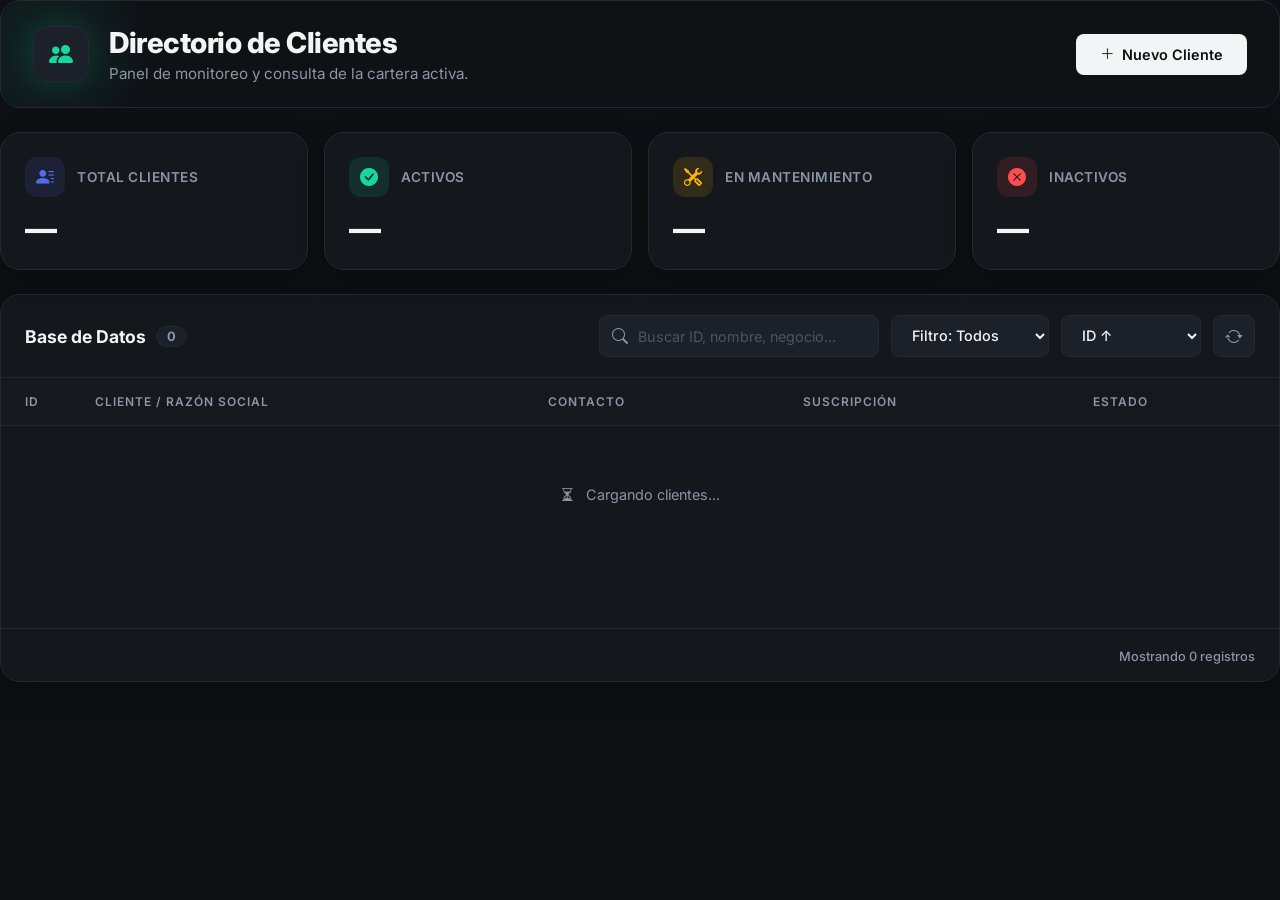
<file: Views/clientes.html>
<!DOCTYPE html>
<html lang="es">
<head>
  <meta charset="UTF-8">
  <meta name="viewport" content="width=device-width, initial-scale=1.0">
  <title>Phoenix — Clientes Premium</title>
  <link rel="stylesheet" href="https://cdn.jsdelivr.net/npm/bootstrap-icons@1.13.1/font/bootstrap-icons.min.css">
  <link rel="stylesheet" href="../Assets/Css/clientes.css">
</head>
<body>

<div class="cl-container">

  <!-- ══ HEADER PREMIUM ══ -->
  <div class="cl-header-blur">
    <div class="cl-header-content">
      <div class="cl-title-group">
        <div class="cl-icon-glow">
          <i class="bi bi-people-fill"></i>
        </div>
        <div class="cl-title-text">
          <h1>Directorio de Clientes</h1>
          <p>Panel de monitoreo y consulta de la cartera activa.</p>
        </div>
      </div>
      <button class="cl-btn-primary" id="btn-toggle-form">
        <i class="bi bi-plus-lg"></i> Nuevo Cliente
      </button>
    </div>
  </div>

  <!-- ══ MINI STATS (GRID) ══ -->
  <div class="cl-stats-grid" id="cl-stats-row">
    <!-- Stat 1 -->
    <div class="cl-stat-card cl-card-glass">
      <div class="cl-stat-top">
        <div class="cl-stat-icon cl-icon-total"><i class="bi bi-person-lines-fill"></i></div>
        <span class="cl-stat-label">Total Clientes</span>
      </div>
      <div class="cl-stat-value" id="cl-stat-total">—</div>
    </div>
    <!-- Stat 2 -->
    <div class="cl-stat-card cl-card-glass">
      <div class="cl-stat-top">
        <div class="cl-stat-icon cl-icon-active"><i class="bi bi-check-circle-fill"></i></div>
        <span class="cl-stat-label">Activos</span>
      </div>
      <div class="cl-stat-value" id="cl-stat-activos">—</div>
    </div>
    <!-- Stat 3 -->
    <div class="cl-stat-card cl-card-glass">
      <div class="cl-stat-top">
        <div class="cl-stat-icon cl-icon-maint"><i class="bi bi-tools"></i></div>
        <span class="cl-stat-label">En Mantenimiento</span>
      </div>
      <div class="cl-stat-value" id="cl-stat-mant">—</div>
    </div>
    <!-- Stat 4 -->
    <div class="cl-stat-card cl-card-glass">
      <div class="cl-stat-top">
        <div class="cl-stat-icon cl-icon-inactive"><i class="bi bi-x-circle-fill"></i></div>
        <span class="cl-stat-label">Inactivos</span>
      </div>
      <div class="cl-stat-value" id="cl-stat-inact">—</div>
    </div>
  </div>

  <!-- ══ FORMULARIO COLAPSABLE (CREAR) ══ -->
  <div class="cl-form-wrapper" id="form-container" style="display: none;">
    <div class="cl-card-glass cl-form-card">
      <div class="cl-form-header">
        <h2 class="cl-form-title"><i class="bi bi-person-plus-fill"></i> Registrar Alta</h2>
        <button class="cl-btn-close" id="btn-close-form"><i class="bi bi-x-lg"></i></button>
      </div>

      <form id="form-registro-cliente" class="cl-form" novalidate>
        <!-- Datos Personales -->
        <h3 class="cl-section-subtitle"><i class="bi bi-person"></i> Información Personal</h3>
        <div class="cl-grid-2">
          <div class="cl-input-group">
            <label>Nombre Completo <span class="cl-req">*</span></label>
            <div class="cl-input-control">
              <i class="bi bi-person cl-input-icon"></i>
              <input type="text" id="cliente-nombre" placeholder="Ej. Juan Pérez" required>
            </div>
            <span class="cl-err-msg" id="err-cliente-nombre"></span>
          </div>
          <div class="cl-input-group">
            <label>Teléfono <span class="cl-req">*</span></label>
            <div class="cl-input-control">
              <i class="bi bi-telephone cl-input-icon"></i>
              <input type="tel" id="cliente-numero" placeholder="Ej. +505 8888 8888" required>
            </div>
            <span class="cl-err-msg" id="err-cliente-numero"></span>
          </div>
        </div>

        <!-- Datos Negocio -->
        <h3 class="cl-section-subtitle"><i class="bi bi-shop"></i> Datos de la Empresa</h3>
        <div class="cl-grid-2">
          <div class="cl-input-group">
            <label>Razón Social / Negocio <span class="cl-req">*</span></label>
            <div class="cl-input-control">
              <i class="bi bi-building cl-input-icon"></i>
              <input type="text" id="negocio-nombre" placeholder="Ej. Corporación Zeta" required>
            </div>
            <span class="cl-err-msg" id="err-negocio-nombre"></span>
          </div>
          <div class="cl-input-group">
            <label>Dirección Física <span class="cl-req">*</span></label>
            <div class="cl-input-control">
              <i class="bi bi-geo-alt cl-input-icon"></i>
              <input type="text" id="negocio-direccion" placeholder="Ubicación comercial" required>
            </div>
            <span class="cl-err-msg" id="err-negocio-direccion"></span>
          </div>
        </div>

        <!-- Token -->
        <h3 class="cl-section-subtitle"><i class="bi bi-shield-lock"></i> Seguridad & API</h3>
        <div class="cl-input-group">
          <label>Token de Servicio <span class="cl-req">*</span></label>
          <div class="cl-token-flex">
            <div class="cl-input-control cl-flex-fill">
              <i class="bi bi-key cl-input-icon"></i>
              <input type="text" id="servicio-token" class="cl-token-input" placeholder="Genera un token seguro..." readonly required>
            </div>
            <button type="button" class="cl-btn-secondary" id="btn-generar-token">
              <i class="bi bi-arrow-clockwise"></i> Generar
            </button>
          </div>
          <span class="cl-err-msg" id="err-servicio-token"></span>
          <p class="cl-input-hint">Llave única de 12 dígitos para conexiones API y webhook.</p>
        </div>

        <div class="cl-form-footer">
          <button type="button" class="cl-btn-ghost" id="btn-cancelar">Cancelar</button>
          <button type="submit" class="cl-btn-primary" id="btn-guardar">
            <i class="bi bi-cloud-arrow-up"></i> Guardar Registro
          </button>
        </div>
      </form>
    </div>
  </div>

  <!-- ══ TABLA PRINCIPAL (DATAGRID) ══ -->
  <div class="cl-card-glass cl-datagrid-card">
    
    <!-- Toolbar -->
    <div class="cl-toolbar">
      <div class="cl-tb-left">
        <h2 class="cl-tb-title">Base de Datos <span class="cl-badge-count" id="cl-count-badge">0</span></h2>
      </div>
      <div class="cl-tb-right">
        <div class="cl-search-box">
          <i class="bi bi-search"></i>
          <input type="text" id="cl-search" placeholder="Buscar ID, nombre, negocio..." autocomplete="off">
          <button id="cl-search-clear"><i class="bi bi-x"></i></button>
        </div>
        <select id="cl-filter-estado" class="cl-tb-select">
          <option value="">Filtro: Todos</option>
          <option value="activo">Activos</option>
          <option value="mantenimiento">Mantenimiento</option>
          <option value="inactivo">Inactivos</option>
        </select>
        <select id="cl-sort" class="cl-tb-select">
          <option value="id-asc">ID ↑</option>
          <option value="id-desc">ID ↓</option>
          <option value="nombre-asc">Nombre A-Z</option>
          <option value="fecha-desc">Más Nuevos</option>
        </select>
        <button class="cl-btn-icon" id="cl-btn-refresh" title="Sincronizar">
          <i class="bi bi-arrow-repeat"></i>
        </button>
      </div>
    </div>

    <!-- Wrapper de Tabla -->
    <div class="cl-table-wrapper">
      <table class="cl-table" id="cl-table">
        <thead>
          <tr>
            <th width="70">ID</th>
            <th>Cliente / Razón Social</th>
            <th>Contacto</th>
            <th>Suscripción</th>
            <th>Estado</th>
          </tr>
        </thead>
        <tbody id="cl-tbody">
          <!-- JS Inject -->
          <tr>
            <td colspan="5" class="cl-empty-state">
              <i class="bi bi-hourglass-split cl-spin"></i> Cargando clientes...
            </td>
          </tr>
        </tbody>
      </table>
    </div>
    
    <!-- Footer Tabla -->
    <div class="cl-toolbar-footer">
      <span id="cl-result-count">Mostrando 0 registros</span>
    </div>
  </div>

</body>
</html>
</file>
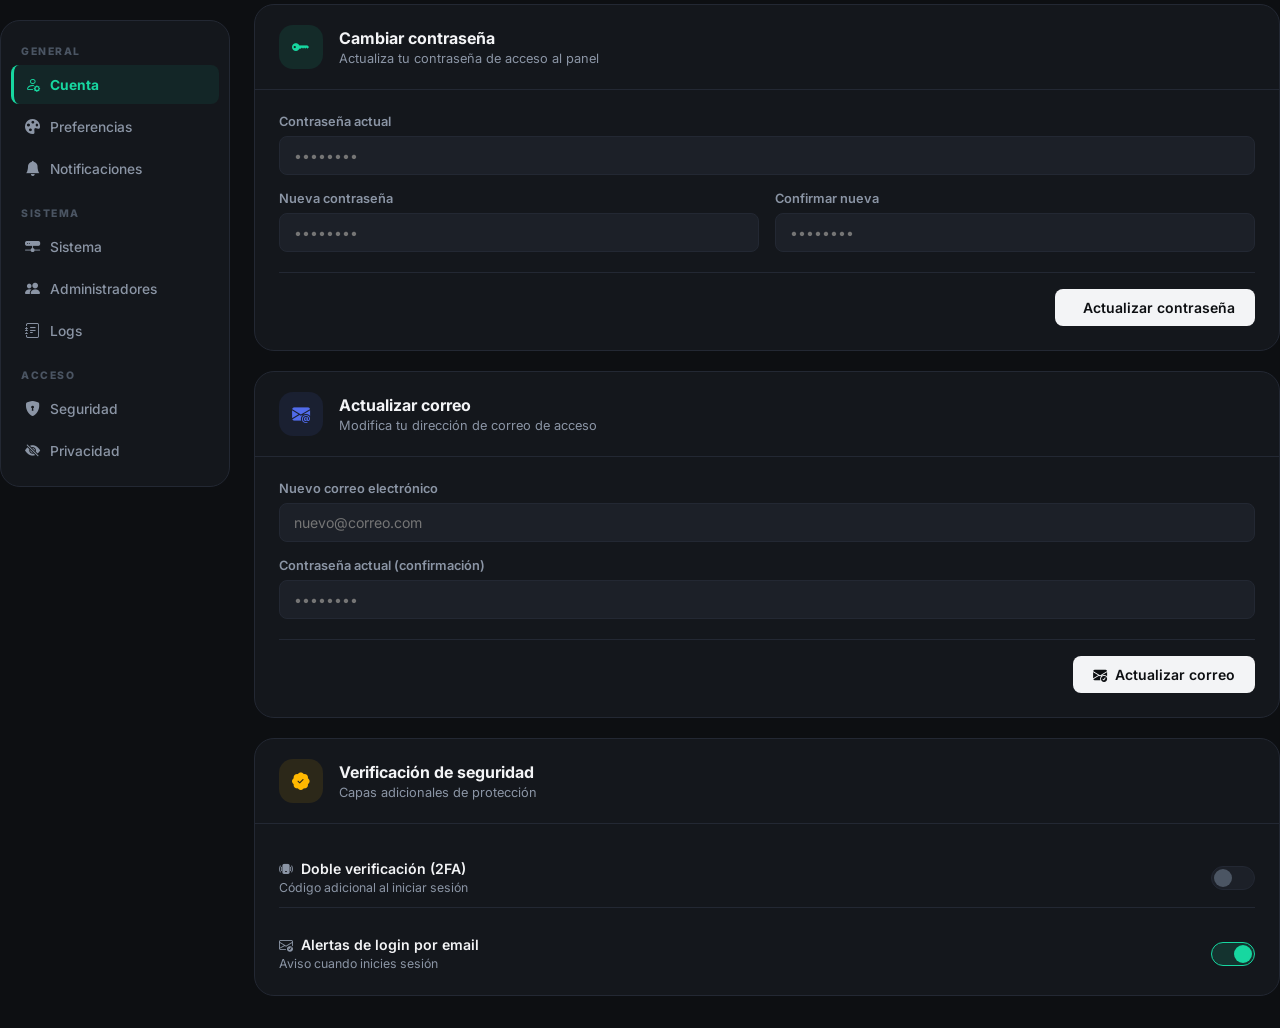
<file: Views/configuraciones.html>
<!doctype html>
<html lang="es">
  <head>
    <meta charset="UTF-8" />
    <meta name="viewport" content="width=device-width, initial-scale=1.0" />
    <title>Phoenix — Configuraciones</title>
    <link rel="stylesheet" href="https://cdn.jsdelivr.net/npm/bootstrap-icons@1.13.1/font/bootstrap-icons.min.css">
    <link rel="stylesheet" href="../Assets/Css/configuraciones.css">
  </head>
  <body>
    <!--
      MÓDULO: CONFIGURACIONES
      Inyectado en #view-ajustes por app.js → selector: .config-wrapper
    -->
    <div class="config-wrapper">

      <!-- ══ SIDEBAR NAV ══ -->
      <nav class="config-nav" aria-label="Secciones de configuración">
        <div class="config-nav-label">GENERAL</div>
        <button class="config-nav-item active" data-panel="panel-cuenta">
          <i class="bi bi-person-gear"></i> Cuenta
        </button>
        <button class="config-nav-item" data-panel="panel-preferencias">
          <i class="bi bi-palette-fill"></i> Preferencias
        </button>
        <button class="config-nav-item" data-panel="panel-notificaciones">
          <i class="bi bi-bell-fill"></i> Notificaciones
        </button>
        <div class="config-nav-label" style="margin-top:12px;">SISTEMA</div>
        <button class="config-nav-item" data-panel="panel-sistema">
          <i class="bi bi-hdd-network-fill"></i> Sistema
        </button>
        <button class="config-nav-item" data-panel="panel-administradores">
          <i class="bi bi-people-fill"></i> Administradores
        </button>
        <button class="config-nav-item" data-panel="panel-logs">
          <i class="bi bi-journal-text"></i> Logs
        </button>
        <div class="config-nav-label" style="margin-top:12px;">ACCESO</div>
        <button class="config-nav-item" data-panel="panel-seguridad">
          <i class="bi bi-shield-lock-fill"></i> Seguridad
        </button>
        <button class="config-nav-item" data-panel="panel-privacidad">
          <i class="bi bi-eye-slash-fill"></i> Privacidad
        </button>
      </nav>

      <!-- ══ PANELES ══ -->
      <div class="config-main-col">

        <!-- ────────── PANEL: CUENTA ────────── -->
        <div class="config-panel active" id="panel-cuenta">

          <!-- Cambiar contraseña -->
          <div class="config-card">
            <div class="config-card-header">
              <div class="config-card-icon green"><i class="bi bi-key-fill"></i></div>
              <div>
                <h3 class="config-card-title">Cambiar contraseña</h3>
                <p class="config-card-subtitle">Actualiza tu contraseña de acceso al panel</p>
              </div>
            </div>
            <div class="config-card-body">
              <div class="config-input-group">
                <label for="conf-pass-actual">Contraseña actual</label>
                <input class="config-input" type="password" id="conf-pass-actual" placeholder="••••••••" autocomplete="current-password" />
              </div>
              <div class="config-input-row">
                <div class="config-input-group">
                  <label for="conf-pass-nueva">Nueva contraseña</label>
                  <input class="config-input" type="password" id="conf-pass-nueva" placeholder="••••••••" autocomplete="new-password" />
                </div>
                <div class="config-input-group">
                  <label for="conf-pass-confirm">Confirmar nueva</label>
                  <input class="config-input" type="password" id="conf-pass-confirm" placeholder="••••••••" autocomplete="new-password" />
                </div>
              </div>
              <div class="config-save-row">
                <button class="config-btn config-btn-primary" id="btn-guardar-password">
                  <i class="bi bi-shield-check-fill"></i> Actualizar contraseña
                </button>
              </div>
            </div>
          </div>

          <!-- Actualizar correo -->
          <div class="config-card">
            <div class="config-card-header">
              <div class="config-card-icon blue"><i class="bi bi-envelope-at-fill"></i></div>
              <div>
                <h3 class="config-card-title">Actualizar correo</h3>
                <p class="config-card-subtitle">Modifica tu dirección de correo de acceso</p>
              </div>
            </div>
            <div class="config-card-body">
              <div class="config-input-group">
                <label for="conf-email-nuevo">Nuevo correo electrónico</label>
                <input class="config-input" type="email" id="conf-email-nuevo" placeholder="nuevo@correo.com" />
              </div>
              <div class="config-input-group">
                <label for="conf-email-pass">Contraseña actual (confirmación)</label>
                <input class="config-input" type="password" id="conf-email-pass" placeholder="••••••••" />
              </div>
              <div class="config-save-row">
                <button class="config-btn config-btn-primary" id="btn-guardar-email">
                  <i class="bi bi-envelope-check-fill"></i> Actualizar correo
                </button>
              </div>
            </div>
          </div>

          <!-- Seguridad cuenta -->
          <div class="config-card">
            <div class="config-card-header">
              <div class="config-card-icon yellow"><i class="bi bi-patch-check-fill"></i></div>
              <div>
                <h3 class="config-card-title">Verificación de seguridad</h3>
                <p class="config-card-subtitle">Capas adicionales de protección</p>
              </div>
            </div>
            <div class="config-card-body">
              <div class="config-row">
                <div class="config-row-info">
                  <div class="config-row-label"><i class="bi bi-phone-vibrate-fill"></i> Doble verificación (2FA)</div>
                  <div class="config-row-desc">Código adicional al iniciar sesión</div>
                </div>
                <label class="config-toggle">
                  <input type="checkbox" id="toggle-2fa" data-key="twoFA" />
                  <span class="config-toggle-slider"></span>
                </label>
              </div>
              <div class="config-row">
                <div class="config-row-info">
                  <div class="config-row-label"><i class="bi bi-envelope-check"></i> Alertas de login por email</div>
                  <div class="config-row-desc">Aviso cuando inicies sesión</div>
                </div>
                <label class="config-toggle">
                  <input type="checkbox" id="toggle-login-alert" data-key="loginAlert" checked />
                  <span class="config-toggle-slider"></span>
                </label>
              </div>
            </div>
          </div>
        </div>

        <!-- ────────── PANEL: PREFERENCIAS ────────── -->
        <div class="config-panel" id="panel-preferencias">

          <!-- Tema visual -->
          <div class="config-card">
            <div class="config-card-header">
              <div class="config-card-icon blue"><i class="bi bi-palette-fill"></i></div>
              <div>
                <h3 class="config-card-title">Tema visual</h3>
                <p class="config-card-subtitle">Define el color general del panel</p>
              </div>
            </div>
            <div class="config-card-body">
              <div class="config-theme-options">
                <label class="config-theme-card selected" id="theme-dark">
                  <input type="radio" name="conf-theme" value="dark" checked />
                  <div class="config-theme-preview dark"></div>
                  <span class="config-theme-label"><i class="bi bi-moon-stars-fill"></i> Oscuro</span>
                </label>
                <label class="config-theme-card" id="theme-light">
                  <input type="radio" name="conf-theme" value="light" />
                  <div class="config-theme-preview light"></div>
                  <span class="config-theme-label"><i class="bi bi-sun-fill"></i> Claro</span>
                </label>
                <label class="config-theme-card" id="theme-auto">
                  <input type="radio" name="conf-theme" value="auto" />
                  <div class="config-theme-preview auto"></div>
                  <span class="config-theme-label"><i class="bi bi-circle-half"></i> Automático</span>
                </label>
              </div>
              <div class="config-theme-preview-bar" id="theme-preview-bar">
                <span id="theme-preview-label">Tema actual: Oscuro</span>
              </div>
            </div>
          </div>

          <!-- Idioma y región -->
          <div class="config-card">
            <div class="config-card-header">
              <div class="config-card-icon green"><i class="bi bi-globe2"></i></div>
              <div>
                <h3 class="config-card-title">Idioma y región</h3>
                <p class="config-card-subtitle">Personaliza idioma, formato de fecha y zona horaria</p>
              </div>
            </div>
            <div class="config-card-body">
              <div class="config-row">
                <div class="config-row-info">
                  <div class="config-row-label"><i class="bi bi-translate"></i> Idioma</div>
                </div>
                <select class="config-select" id="conf-idioma" data-key="idioma">
                  <option value="es">🇪🇸 Español</option>
                  <option value="en">🇺🇸 English</option>
                  <option value="pt">🇧🇷 Português</option>
                </select>
              </div>
              <div class="config-row">
                <div class="config-row-info">
                  <div class="config-row-label"><i class="bi bi-calendar-date"></i> Formato de fecha</div>
                  <div class="config-row-desc" id="fecha-preview">Vista previa: —</div>
                </div>
                <select class="config-select" id="conf-fecha" data-key="fechaFormato">
                  <option value="DD/MM/YYYY">DD/MM/YYYY</option>
                  <option value="MM/DD/YYYY">MM/DD/YYYY</option>
                  <option value="YYYY-MM-DD">YYYY-MM-DD</option>
                </select>
              </div>
              <div class="config-row">
                <div class="config-row-info">
                  <div class="config-row-label"><i class="bi bi-clock-fill"></i> Zona horaria</div>
                </div>
                <select class="config-select" id="conf-timezone" data-key="timezone">
                  <option value="America/Managua">Nicaragua (UTC-6)</option>
                  <option value="America/Mexico_City">México (UTC-6)</option>
                  <option value="America/Bogota">Colombia (UTC-5)</option>
                  <option value="America/Lima">Perú (UTC-5)</option>
                  <option value="America/Santiago">Chile (UTC-4)</option>
                  <option value="America/Argentina/Buenos_Aires">Argentina (UTC-3)</option>
                  <option value="Europe/Madrid">España (UTC+1)</option>
                  <option value="America/New_York">New York (UTC-5)</option>
                  <option value="America/Los_Angeles">Los Angeles (UTC-8)</option>
                </select>
              </div>
              <div class="config-save-row">
                <button class="config-btn config-btn-primary" id="btn-guardar-region">
                  <i class="bi bi-floppy2-fill"></i> Guardar preferencias
                </button>
              </div>
            </div>
          </div>
        </div>

        <!-- ────────── PANEL: NOTIFICACIONES ────────── -->
        <div class="config-panel" id="panel-notificaciones">
          <div class="config-card">
            <div class="config-card-header">
              <div class="config-card-icon green"><i class="bi bi-bell-fill"></i></div>
              <div>
                <h3 class="config-card-title">Notificaciones</h3>
                <p class="config-card-subtitle">Controla qué notificaciones recibes</p>
              </div>
            </div>
            <div class="config-card-body">
              <div class="config-row">
                <div class="config-row-info">
                  <div class="config-row-label"><i class="bi bi-person-plus-fill"></i> Nuevo cliente registrado</div>
                  <div class="config-row-desc">Alerta cuando se agrega un nuevo cliente</div>
                </div>
                <label class="config-toggle">
                  <input type="checkbox" id="toggle-notif-nuevocliente" data-key="notifNuevoCliente" checked />
                  <span class="config-toggle-slider"></span>
                </label>
              </div>
              <div class="config-row">
                <div class="config-row-info">
                  <div class="config-row-label"><i class="bi bi-clock-history"></i> Servicios por vencer</div>
                  <div class="config-row-desc">Alertas cuando servicios estén próximos a expirar</div>
                </div>
                <label class="config-toggle">
                  <input type="checkbox" id="toggle-notif-vencimientos" data-key="notifVencimientos" checked />
                  <span class="config-toggle-slider"></span>
                </label>
              </div>
              <div class="config-row">
                <div class="config-row-info">
                  <div class="config-row-label"><i class="bi bi-bell-fill"></i> Notificaciones del sistema</div>
                  <div class="config-row-desc">Alertas emergentes dentro del panel</div>
                </div>
                <label class="config-toggle">
                  <input type="checkbox" id="toggle-notif-sistema" data-key="notifSistema" checked />
                  <span class="config-toggle-slider"></span>
                </label>
              </div>
              <div class="config-row">
                <div class="config-row-info">
                  <div class="config-row-label"><i class="bi bi-exclamation-triangle-fill"></i> Alertas críticas</div>
                  <div class="config-row-desc">Avisos de seguridad y errores importantes</div>
                </div>
                <label class="config-toggle">
                  <input type="checkbox" id="toggle-notif-alertas" data-key="notifAlertas" checked />
                  <span class="config-toggle-slider"></span>
                </label>
              </div>
              <div class="config-row">
                <div class="config-row-info">
                  <div class="config-row-label"><i class="bi bi-graph-up-arrow"></i> Actualizaciones del negocio</div>
                  <div class="config-row-desc">Cambios en clientes, servicios y métricas</div>
                </div>
                <label class="config-toggle">
                  <input type="checkbox" id="toggle-notif-negocio" data-key="notifNegocio" />
                  <span class="config-toggle-slider"></span>
                </label>
              </div>
              <div class="config-save-row">
                <button class="config-btn config-btn-primary" id="btn-guardar-notifs">
                  <i class="bi bi-floppy2-fill"></i> Guardar notificaciones
                </button>
              </div>
            </div>
          </div>
        </div>

        <!-- ────────── PANEL: SISTEMA ────────── -->
        <div class="config-panel" id="panel-sistema">

          <!-- Información del sistema -->
          <div class="config-card">
            <div class="config-card-header">
              <div class="config-card-icon blue"><i class="bi bi-hdd-network-fill"></i></div>
              <div>
                <h3 class="config-card-title">Configuración del sistema</h3>
                <p class="config-card-subtitle">Nombre, identidad y parámetros generales</p>
              </div>
            </div>
            <div class="config-card-body">
              <div class="config-input-group">
                <label for="conf-sys-nombre">Nombre del sistema</label>
                <input class="config-input" type="text" id="conf-sys-nombre" placeholder="Ej: Phoenix Admin" />
              </div>
              <div class="config-input-group">
                <label for="conf-sys-logo">URL del logo</label>
                <input class="config-input" type="url" id="conf-sys-logo" placeholder="https://..." />
              </div>
              <div class="config-input-group">
                <label for="conf-sys-desc">Descripción del sistema</label>
                <input class="config-input" type="text" id="conf-sys-desc" placeholder="Panel administrativo..." />
              </div>
              <div class="config-save-row">
                <button class="config-btn config-btn-primary" id="btn-guardar-sistema">
                  <i class="bi bi-floppy2-fill"></i> Guardar datos del sistema
                </button>
              </div>
            </div>
          </div>

          <!-- Modo mantenimiento -->
          <div class="config-card">
            <div class="config-card-header">
              <div class="config-card-icon yellow"><i class="bi bi-tools"></i></div>
              <div>
                <h3 class="config-card-title">Modo mantenimiento</h3>
                <p class="config-card-subtitle">Restringe el acceso al sistema temporalmente</p>
              </div>
            </div>
            <div class="config-card-body">
              <div class="config-row">
                <div class="config-row-info">
                  <div class="config-row-label"><i class="bi bi-wrench-adjustable-circle-fill"></i> Activar mantenimiento global</div>
                  <div class="config-row-desc">Bloquea el acceso a todos los usuarios no-admin</div>
                </div>
                <label class="config-toggle">
                  <input type="checkbox" id="toggle-mantenimiento" data-key="modoMantenimiento" />
                  <span class="config-toggle-slider"></span>
                </label>
              </div>
              <div class="config-row">
                <div class="config-row-info">
                  <div class="config-row-label"><i class="bi bi-clock-fill"></i> Mantenimiento programado</div>
                  <div class="config-row-desc">Fecha y hora programada del inicio</div>
                </div>
                <input class="config-input" type="datetime-local" id="conf-maint-fecha" style="width:auto" />
              </div>
              <div class="config-save-row">
                <button class="config-btn config-btn-primary" id="btn-guardar-maint">
                  <i class="bi bi-floppy2-fill"></i> Aplicar configuración
                </button>
              </div>
            </div>
          </div>

          <!-- Info en tiempo real -->
          <div class="config-card">
            <div class="config-card-header">
              <div class="config-card-icon green"><i class="bi bi-activity"></i></div>
              <div>
                <h3 class="config-card-title">Estado del sistema en tiempo real</h3>
                <p class="config-card-subtitle">Métricas actuales</p>
              </div>
            </div>
            <div class="config-card-body">
              <div class="config-sys-grid">
                <div class="config-sys-item">
                  <i class="bi bi-people-fill"></i>
                  <span class="config-sys-val" id="sys-total-clientes">—</span>
                  <span class="config-sys-label">Clientes</span>
                </div>
                <div class="config-sys-item">
                  <i class="bi bi-database-fill"></i>
                  <span class="config-sys-val" id="sys-total-actividad">—</span>
                  <span class="config-sys-label">Eventos</span>
                </div>
                <div class="config-sys-item">
                  <i class="bi bi-shield-fill-check"></i>
                  <span class="config-sys-val pf-status-active"><i class="bi bi-circle-fill" style="font-size:.5rem;"></i> Online</span>
                  <span class="config-sys-label">Firebase</span>
                </div>
                <div class="config-sys-item">
                  <i class="bi bi-person-badge-fill"></i>
                  <span class="config-sys-val" id="sys-total-admins">—</span>
                  <span class="config-sys-label">Admins</span>
                </div>
              </div>
            </div>
          </div>
        </div>

        <!-- ────────── PANEL: ADMINISTRADORES ────────── -->
        <div class="config-panel" id="panel-administradores">
          <div class="config-card">
            <div class="config-card-header">
              <div class="config-card-icon blue"><i class="bi bi-people-fill"></i></div>
              <div>
                <h3 class="config-card-title">Gestión de administradores</h3>
                <p class="config-card-subtitle">Lista, roles y estados de cada administrador</p>
              </div>
              <button class="config-btn config-btn-primary" id="btn-reload-admins" style="margin-left:auto;">
                <i class="bi bi-arrow-clockwise"></i> Actualizar
              </button>
            </div>
            <div class="config-card-body">
              <div class="config-admins-list" id="config-admins-list">
                <div class="config-loading"><i class="bi bi-hourglass-split config-spin"></i> Cargando administradores…</div>
              </div>
            </div>
          </div>
        </div>

        <!-- ────────── PANEL: LOGS ────────── -->
        <div class="config-panel" id="panel-logs">
          <div class="config-card">
            <div class="config-card-header">
              <div class="config-card-icon yellow"><i class="bi bi-journal-text"></i></div>
              <div>
                <h3 class="config-card-title">Logs del sistema</h3>
                <p class="config-card-subtitle">Historial de actividad y auditoría</p>
              </div>
              <button class="config-btn config-btn-primary" id="btn-reload-logs" style="margin-left:auto;">
                <i class="bi bi-arrow-clockwise"></i> Actualizar
              </button>
            </div>
            <div class="config-card-body">
              <div class="config-logs-toolbar">
                <input class="config-input" type="text" id="logs-search" placeholder="Filtrar logs…" style="max-width:320px;" />
                <select class="config-select" id="logs-filter-tipo">
                  <option value="">Todos los tipos</option>
                  <option value="login">Login</option>
                  <option value="actualizacion">Actualización</option>
                  <option value="activacion">Activación</option>
                  <option value="desactivacion">Desactivación</option>
                  <option value="renovacion">Renovación</option>
                  <option value="nuevo_cliente">Nuevo cliente</option>
                </select>
              </div>
              <div class="config-logs-list" id="config-logs-list">
                <div class="config-loading"><i class="bi bi-hourglass-split config-spin"></i> Cargando logs…</div>
              </div>
            </div>
          </div>
        </div>

        <!-- ────────── PANEL: SEGURIDAD ────────── -->
        <div class="config-panel" id="panel-seguridad">

          <!-- Dispositivos conectados -->
          <div class="config-card">
            <div class="config-card-header">
              <div class="config-card-icon blue"><i class="bi bi-hdd-network-fill"></i></div>
              <div>
                <h3 class="config-card-title">Dispositivos conectados</h3>
                <p class="config-card-subtitle">Sesiones activas detectadas</p>
              </div>
            </div>
            <div class="config-card-body">
              <div class="config-devices-list" id="config-devices-list">
                <div class="config-loading"><i class="bi bi-hourglass-split config-spin"></i> Cargando...</div>
              </div>
            </div>
          </div>

          <!-- Doble verificación -->
          <div class="config-card">
            <div class="config-card-header">
              <div class="config-card-icon green"><i class="bi bi-shield-shaded"></i></div>
              <div>
                <h3 class="config-card-title">Opciones de seguridad</h3>
                <p class="config-card-subtitle">Capas extra de protección</p>
              </div>
            </div>
            <div class="config-card-body">
              <div class="config-row">
                <div class="config-row-info">
                  <div class="config-row-label"><i class="bi bi-phone-vibrate-fill"></i> Verificación en dos pasos (2FA)</div>
                  <div class="config-row-desc">Código adicional para ingresar</div>
                </div>
                <label class="config-toggle">
                  <input type="checkbox" id="toggle-seg-2fa" data-key="seg2fa" />
                  <span class="config-toggle-slider"></span>
                </label>
              </div>
              <div class="config-row">
                <div class="config-row-info">
                  <div class="config-row-label"><i class="bi bi-geo-alt-fill"></i> Alertas de inicio inusual</div>
                  <div class="config-row-desc">Aviso ante ubicaciones nuevas</div>
                </div>
                <label class="config-toggle">
                  <input type="checkbox" id="toggle-seg-geoalert" data-key="geoAlert" checked />
                  <span class="config-toggle-slider"></span>
                </label>
              </div>

              <!-- Registros de acceso -->
              <div style="margin-top:20px; padding-top:16px; border-top:1px solid var(--cfg-border);">
                <div class="config-row-label" style="margin-bottom:12px;"><i class="bi bi-journal-check"></i> Últimos accesos registrados</div>
                <div class="config-access-log" id="config-access-log">
                  <div class="config-loading"><i class="bi bi-hourglass-split config-spin"></i> Cargando accesos…</div>
                </div>
              </div>
            </div>
          </div>

          <!-- Zona de peligro -->
          <div class="config-card config-danger-zone">
            <div class="config-card-header">
              <div class="config-card-icon red"><i class="bi bi-exclamation-triangle-fill"></i></div>
              <div>
                <h3 class="config-card-title">Zona de riesgo</h3>
                <p class="config-card-subtitle">Acciones irreversibles</p>
              </div>
            </div>
            <div class="config-card-body">
              <div class="config-row">
                <div class="config-row-info">
                  <div class="config-row-label"><i class="bi bi-door-open-fill"></i> Cerrar todas las sesiones</div>
                  <div class="config-row-desc">Cierra sesión en todos los dispositivos</div>
                </div>
                <button class="config-btn config-btn-danger" id="btn-cerrar-todas-sesiones">
                  <i class="bi bi-x-circle-fill"></i> Cerrar sesiones
                </button>
              </div>
            </div>
          </div>
        </div>

        <!-- ────────── PANEL: PRIVACIDAD ────────── -->
        <div class="config-panel" id="panel-privacidad">
          <div class="config-card">
            <div class="config-card-header">
              <div class="config-card-icon blue"><i class="bi bi-eye-slash-fill"></i></div>
              <div>
                <h3 class="config-card-title">Privacidad</h3>
                <p class="config-card-subtitle">Controla la visibilidad de tu información</p>
              </div>
            </div>
            <div class="config-card-body">
              <div class="config-row">
                <div class="config-row-info">
                  <div class="config-row-label"><i class="bi bi-phone-fill"></i> Mostrar teléfono</div>
                  <div class="config-row-desc">Permite que otros vean tu número</div>
                </div>
                <label class="config-toggle">
                  <input type="checkbox" id="toggle-mostrar-tel" data-key="mostrarTel" />
                  <span class="config-toggle-slider"></span>
                </label>
              </div>
              <div class="config-row">
                <div class="config-row-info">
                  <div class="config-row-label"><i class="bi bi-activity"></i> Mostrar última actividad</div>
                  <div class="config-row-desc">Otros ven tu última conexión</div>
                </div>
                <label class="config-toggle">
                  <input type="checkbox" id="toggle-mostrar-actividad" data-key="mostrarActividad" checked />
                  <span class="config-toggle-slider"></span>
                </label>
              </div>
              <div class="config-row">
                <div class="config-row-info">
                  <div class="config-row-label"><i class="bi bi-database-fill-x"></i> Limpiar historial de actividad</div>
                  <div class="config-row-desc">Borra los logs de actividad del usuario</div>
                </div>
                <button class="config-btn config-btn-danger" id="btn-borrar-datos">
                  <i class="bi bi-trash3-fill"></i> Borrar datos
                </button>
              </div>
              <div class="config-save-row">
                <button class="config-btn config-btn-primary" id="btn-guardar-privacidad">
                  <i class="bi bi-floppy2-fill"></i> Guardar privacidad
                </button>
              </div>
            </div>
          </div>
        </div>

      </div><!-- /config-main-col -->
    </div><!-- /config-wrapper -->
  </body>
</html>
</file>
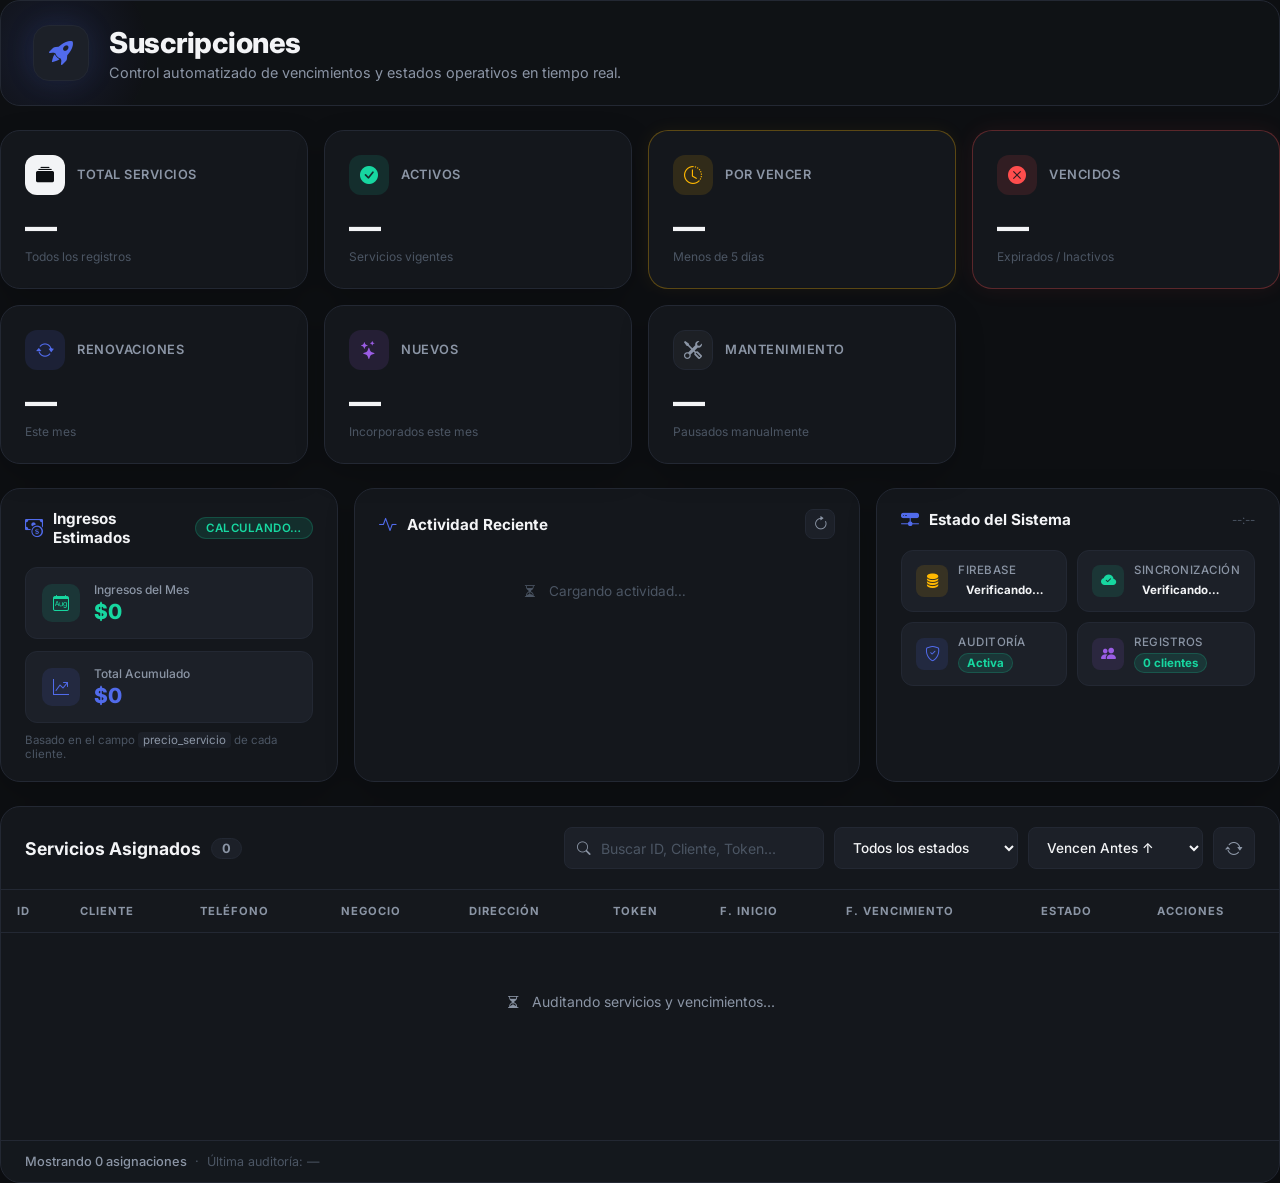
<file: Views/servicios.html>
<!DOCTYPE html>
<html lang="es">
<head>
  <meta charset="UTF-8">
  <meta name="viewport" content="width=device-width, initial-scale=1.0">
  <title>Phoenix — Servicios y Suscripciones</title>
  <link rel="stylesheet" href="https://cdn.jsdelivr.net/npm/bootstrap-icons@1.13.1/font/bootstrap-icons.min.css">
  <link rel="stylesheet" href="../Assets/Css/servicios.css">
</head>
<body>

<div class="servicios-wrapper sv-container">

  <!-- ══ HEADER PREMIUM ══ -->
  <div class="sv-header-blur">
    <div class="sv-header-content">
      <div class="sv-title-group">
        <div class="sv-icon-glow">
          <i class="bi bi-rocket-takeoff-fill"></i>
        </div>
        <div class="sv-title-text">
          <h1>Suscripciones</h1>
          <p>Control automatizado de vencimientos y estados operativos en tiempo real.</p>
        </div>
      </div>
      <!-- Panel de Alerta Inteligente -->
      <div class="sv-alert-panel" id="sv-alert-panel" style="display: none;">
        <i class="bi bi-exclamation-triangle-fill sv-alert-icon"></i>
        <div class="sv-alert-text">
          <strong>Escudo Activo:</strong> <span id="sv-alert-count">0</span> servicios vencidos desactivados hoy.
        </div>
      </div>
    </div>
  </div>

  <!-- ══ MINI STATS (GRID 4 + 3) ══ -->
  <div class="sv-stats-grid" id="sv-stats-row">
    <!-- Stat 1 — Total -->
    <div class="sv-stat-card sv-card-glass">
      <div class="sv-stat-top">
        <div class="sv-stat-icon sv-icon-total"><i class="bi bi-collection-fill"></i></div>
        <span class="sv-stat-label">Total Servicios</span>
      </div>
      <div class="sv-stat-value" id="sv-stat-total">—</div>
      <div class="sv-stat-sub">Todos los registros</div>
    </div>
    <!-- Stat 2 — Activos -->
    <div class="sv-stat-card sv-card-glass">
      <div class="sv-stat-top">
        <div class="sv-stat-icon sv-icon-active"><i class="bi bi-check-circle-fill"></i></div>
        <span class="sv-stat-label">Activos</span>
      </div>
      <div class="sv-stat-value" id="sv-stat-activos">—</div>
      <div class="sv-stat-sub">Servicios vigentes</div>
    </div>
    <!-- Stat 3 — Por vencer -->
    <div class="sv-stat-card sv-card-glass pulse-warning">
      <div class="sv-stat-top">
        <div class="sv-stat-icon sv-icon-warn"><i class="bi bi-clock-history"></i></div>
        <span class="sv-stat-label">Por Vencer</span>
      </div>
      <div class="sv-stat-value" id="sv-stat-porvencer">—</div>
      <div class="sv-stat-sub">Menos de 5 días</div>
    </div>
    <!-- Stat 4 — Vencidos -->
    <div class="sv-stat-card sv-card-glass pulse-danger">
      <div class="sv-stat-top">
        <div class="sv-stat-icon sv-icon-inactive"><i class="bi bi-x-circle-fill"></i></div>
        <span class="sv-stat-label">Vencidos</span>
      </div>
      <div class="sv-stat-value" id="sv-stat-vencidos">—</div>
      <div class="sv-stat-sub">Expirados / Inactivos</div>
    </div>
    <!-- Stat 5 — Renovaciones -->
    <div class="sv-stat-card sv-card-glass">
      <div class="sv-stat-top">
        <div class="sv-stat-icon sv-icon-renew"><i class="bi bi-arrow-repeat"></i></div>
        <span class="sv-stat-label">Renovaciones</span>
      </div>
      <div class="sv-stat-value" id="sv-stat-renovaciones">—</div>
      <div class="sv-stat-sub">Este mes</div>
    </div>
    <!-- Stat 6 — Nuevos -->
    <div class="sv-stat-card sv-card-glass">
      <div class="sv-stat-top">
        <div class="sv-stat-icon sv-icon-new"><i class="bi bi-stars"></i></div>
        <span class="sv-stat-label">Nuevos</span>
      </div>
      <div class="sv-stat-value" id="sv-stat-nuevos">—</div>
      <div class="sv-stat-sub">Incorporados este mes</div>
    </div>
    <!-- Stat 7 — Mantenimiento -->
    <div class="sv-stat-card sv-card-glass">
      <div class="sv-stat-top">
        <div class="sv-stat-icon sv-icon-maint"><i class="bi bi-tools"></i></div>
        <span class="sv-stat-label">Mantenimiento</span>
      </div>
      <div class="sv-stat-value" id="sv-stat-mant">—</div>
      <div class="sv-stat-sub">Pausados manualmente</div>
    </div>
  </div>

  <!-- ══ PANELES SECUNDARIOS: INGRESOS + ACTIVIDAD + SISTEMA ══ -->
  <div class="sv-panels-row">

    <!-- Panel: Ingresos Estimados -->
    <div class="sv-panel-card sv-card-glass">
      <div class="sv-panel-header">
        <div class="sv-panel-title">
          <i class="bi bi-cash-coin"></i>
          <span>Ingresos Estimados</span>
        </div>
        <span class="sv-panel-badge sv-badge-green" id="sv-ingresos-status">Calculando…</span>
      </div>
      <div class="sv-revenue-grid">
        <div class="sv-revenue-card">
          <div class="sv-revenue-icon"><i class="bi bi-calendar-month"></i></div>
          <div class="sv-revenue-info">
            <span class="sv-revenue-label">Ingresos del Mes</span>
            <span class="sv-revenue-value" id="sv-ingresos-mes">$0</span>
          </div>
        </div>
        <div class="sv-revenue-card">
          <div class="sv-revenue-icon sv-rev-total"><i class="bi bi-graph-up-arrow"></i></div>
          <div class="sv-revenue-info">
            <span class="sv-revenue-label">Total Acumulado</span>
            <span class="sv-revenue-value sv-rev-total-val" id="sv-ingresos-total">$0</span>
          </div>
        </div>
      </div>
      <p class="sv-revenue-note" id="sv-revenue-note">Basado en el campo <code>precio_servicio</code> de cada cliente.</p>
    </div>

    <!-- Panel: Actividad Reciente -->
    <div class="sv-panel-card sv-card-glass sv-panel-activity">
      <div class="sv-panel-header">
        <div class="sv-panel-title">
          <i class="bi bi-activity"></i>
          <span>Actividad Reciente</span>
        </div>
        <button class="sv-panel-refresh" id="sv-btn-refresh-activity" title="Actualizar actividad">
          <i class="bi bi-arrow-clockwise"></i>
        </button>
      </div>
      <div class="sv-activity-list" id="sv-activity-list">
        <div class="sv-activity-empty">
          <i class="bi bi-hourglass-split sv-spin"></i> Cargando actividad…
        </div>
      </div>
    </div>

    <!-- Panel: Estado del Sistema -->
    <div class="sv-panel-card sv-card-glass">
      <div class="sv-panel-header">
        <div class="sv-panel-title">
          <i class="bi bi-hdd-network-fill"></i>
          <span>Estado del Sistema</span>
        </div>
        <span class="sv-sys-last-update" id="sv-sys-lastupdate">--:--</span>
      </div>
      <div class="sv-sys-grid">
        <div class="sv-sys-item">
          <div class="sv-sys-icon sv-sys-firebase"><i class="bi bi-database-fill"></i></div>
          <div class="sv-sys-info">
            <span class="sv-sys-label">Firebase</span>
            <span class="sv-sys-badge" id="sv-sys-firebase">Verificando…</span>
          </div>
        </div>
        <div class="sv-sys-item">
          <div class="sv-sys-icon sv-sys-sync"><i class="bi bi-cloud-check-fill"></i></div>
          <div class="sv-sys-info">
            <span class="sv-sys-label">Sincronización</span>
            <span class="sv-sys-badge" id="sv-sys-sync">Verificando…</span>
          </div>
        </div>
        <div class="sv-sys-item">
          <div class="sv-sys-icon sv-sys-audit"><i class="bi bi-shield-check"></i></div>
          <div class="sv-sys-info">
            <span class="sv-sys-label">Auditoría</span>
            <span class="sv-sys-badge sv-badge-online" id="sv-sys-audit">Activa</span>
          </div>
        </div>
        <div class="sv-sys-item">
          <div class="sv-sys-icon sv-sys-records"><i class="bi bi-people-fill"></i></div>
          <div class="sv-sys-info">
            <span class="sv-sys-label">Registros</span>
            <span class="sv-sys-badge sv-badge-online" id="sv-sys-records">0 clientes</span>
          </div>
        </div>
      </div>
    </div>

  </div><!-- /sv-panels-row -->

  <!-- ══ TABLA PRINCIPAL (DATAGRID COMPLETO) ══ -->
  <div class="sv-card-glass sv-datagrid-card">

    <!-- Toolbar -->
    <div class="sv-toolbar">
      <div class="sv-tb-left">
        <h2 class="sv-tb-title">
          Servicios Asignados
          <span class="sv-badge-count" id="sv-count-badge">0</span>
        </h2>
      </div>
      <div class="sv-tb-right">
        <div class="sv-search-box">
          <i class="bi bi-search"></i>
          <input type="text" id="sv-search" placeholder="Buscar ID, Cliente, Token..." autocomplete="off">
          <button id="sv-search-clear"><i class="bi bi-x"></i></button>
        </div>
        <select id="sv-filter-estado" class="sv-tb-select">
          <option value="">Todos los estados</option>
          <option value="activo">Activos</option>
          <option value="inactivo">Inactivos / Vencidos</option>
          <option value="mantenimiento">Mantenimiento</option>
          <option value="porvencer">Vencen pronto (&lt;5d)</option>
        </select>
        <select id="sv-sort" class="sv-tb-select">
          <option value="vencimiento-asc">Vencen Antes ↑</option>
          <option value="vencimiento-desc">Vencen Después ↓</option>
          <option value="id-asc">ID ↑</option>
          <option value="nombre-asc">Nombre A-Z</option>
        </select>
        <button class="sv-btn-icon" id="sv-btn-refresh" title="Verificar y Re-auditar">
          <i class="bi bi-arrow-repeat"></i>
        </button>
      </div>
    </div>

    <!-- Wrapper de Tabla -->
    <div class="sv-table-wrapper">
      <table class="sv-table" id="sv-table">
        <thead>
          <tr>
            <th>ID</th>
            <th>Cliente</th>
            <th>Teléfono</th>
            <th>Negocio</th>
            <th>Dirección</th>
            <th>Token</th>
            <th>F. Inicio</th>
            <th>F. Vencimiento</th>
            <th>Estado</th>
            <th>Acciones</th>
          </tr>
        </thead>
        <tbody id="sv-tbody">
          <tr>
            <td colspan="10" class="sv-empty-state">
              <i class="bi bi-hourglass-split sv-spin"></i> Auditando servicios y vencimientos...
            </td>
          </tr>
        </tbody>
      </table>
    </div>

    <!-- Footer Tabla -->
    <div class="sv-toolbar-footer">
      <span id="sv-result-count">Mostrando 0 asignaciones</span>
      <span class="sv-footer-dot">·</span>
      <span id="sv-footer-update">Última auditoría: —</span>
    </div>
  </div>

  <!-- ══ MODAL DE EDICIÓN & RENOVACIÓN ══ -->
  <div class="sv-modal-overlay" id="modal-editar">
    <div class="sv-modal-card sv-card-glass">
      <div class="sv-modal-header">
        <h2><i class="bi bi-sliders"></i> Control de Suscripción</h2>
        <button class="sv-btn-close" id="close-modal"><i class="bi bi-x-lg"></i></button>
      </div>
      <div class="sv-modal-body">
        <form id="form-editar-servicio" class="sv-form" novalidate>

          <!-- Alerta de vencido en modal -->
          <div id="modal-alerta-vencido" class="sv-alert-banner" style="display:none;">
            <i class="bi bi-exclamation-triangle"></i>
            <span>El servicio actual se encuentra finalizado. Renueva para reactivar al cliente.</span>
          </div>

          <div class="sv-modal-client-info" id="sv-modal-client-preview">
            <!-- Filled by JS -->
          </div>

          <h3 class="sv-section-subtitle"><i class="bi bi-person-badge"></i> Titular del Servicio</h3>
          <div class="sv-grid-2">
            <div class="sv-input-group">
              <label>Nombre Completo</label>
              <div class="sv-input-control">
                <i class="bi bi-person sv-input-icon"></i>
                <input type="text" id="edit-nombre" required>
              </div>
            </div>
            <div class="sv-input-group">
              <label>Teléfono</label>
              <div class="sv-input-control">
                <i class="bi bi-telephone sv-input-icon"></i>
                <input type="tel" id="edit-numero" required>
              </div>
            </div>
          </div>

          <h3 class="sv-section-subtitle"><i class="bi bi-calendar-range"></i> Ciclo de Facturación</h3>
          <div class="sv-grid-2">
            <div class="sv-input-group">
              <label>Fecha de Inicio / Último Pago</label>
              <div class="sv-input-control">
                <i class="bi bi-calendar-event sv-input-icon"></i>
                <input type="date" id="edit-inicio" required>
              </div>
            </div>
            <div class="sv-input-group">
              <label>Fecha de Vencimiento</label>
              <div class="sv-input-control">
                <i class="bi bi-calendar-x sv-input-icon"></i>
                <input type="date" id="edit-vencimiento" required>
              </div>
              <p class="sv-input-hint" id="hint-dias-restantes">Calculando días restantes...</p>
            </div>
          </div>

          <h3 class="sv-section-subtitle"><i class="bi bi-toggles"></i> Reglas de Corte</h3>
          <div class="sv-grid-2">
            <div class="sv-input-group">
              <label>Estado Forzado</label>
              <select id="edit-estado" class="sv-tb-select" style="width:100%">
                <option value="activo">Activo (Forzar Alta)</option>
                <option value="mantenimiento">Modo Mantenimiento</option>
                <option value="inactivo">Inactivo / Detener</option>
              </select>
            </div>
            <div class="sv-action-buttons">
              <label>&nbsp;</label>
              <button type="button" class="sv-btn-renew" id="btn-renovar-auto">
                <i class="bi bi-arrow-clockwise"></i> Renovar +30 Días
              </button>
            </div>
          </div>

          <!-- Precio del servicio -->
          <div class="sv-input-group sv-precio-group">
            <label><i class="bi bi-tag"></i> Precio del Servicio (opcional)</label>
            <div class="sv-input-control">
              <i class="bi bi-currency-dollar sv-input-icon"></i>
              <input type="number" id="edit-precio" placeholder="Ej: 250" min="0" step="0.01">
            </div>
            <p class="sv-input-hint">Se usa para calcular ingresos estimados del panel.</p>
          </div>

          <div class="sv-form-footer">
            <button type="button" class="sv-btn-ghost" id="btn-cancelar-modal">Cancelar Cambios</button>
            <button type="submit" class="sv-btn-primary" id="btn-guardar-modal">
              <i class="bi bi-check2-all"></i> Aplicar al Sistema
            </button>
          </div>

        </form>
      </div>
    </div>
  </div>
  <!-- /modal-editar -->

</div><!-- /sv-container -->


</body>
</html>
</file>
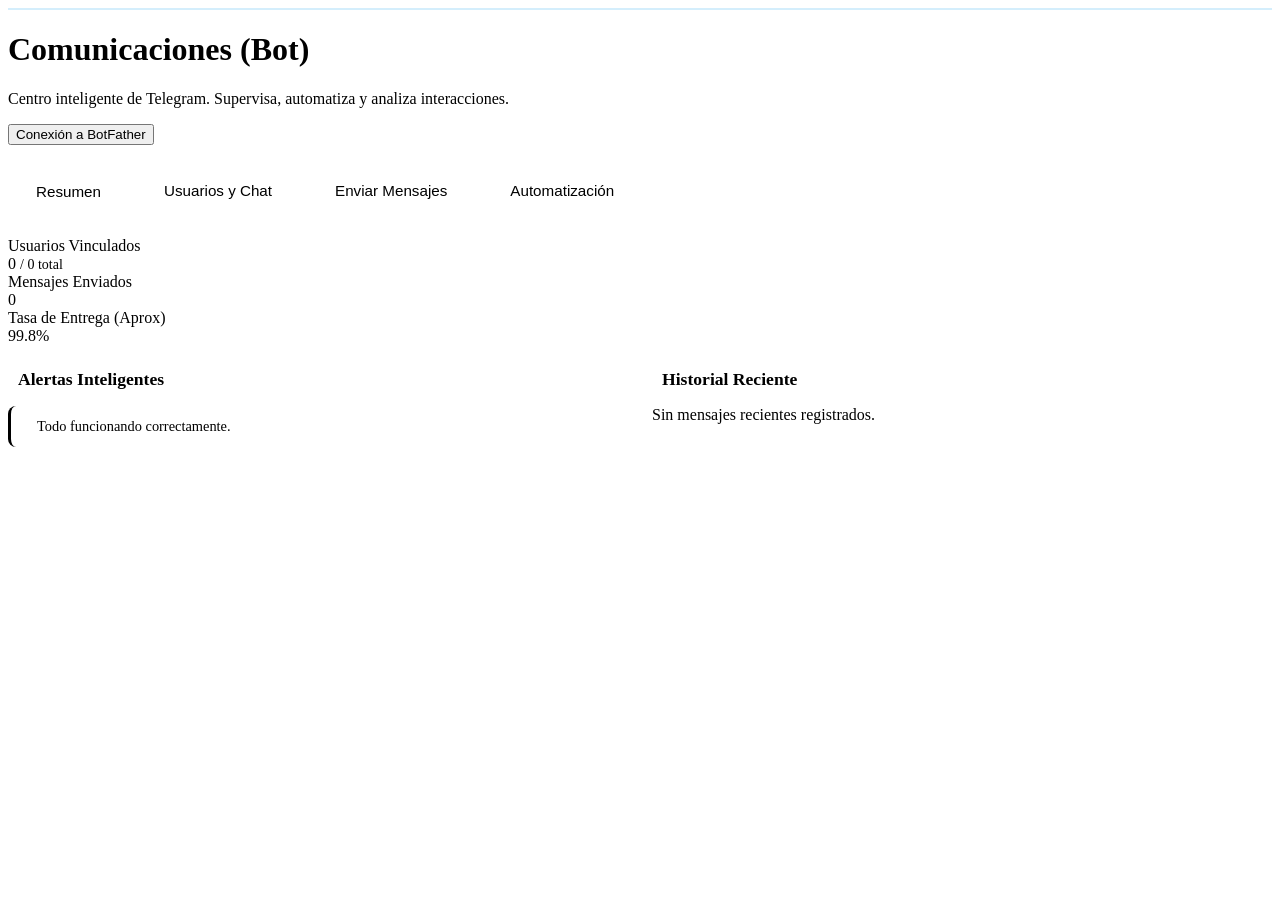
<file: Views/telegram.html>
<!DOCTYPE html>
<html lang="es">

<head>
  <meta charset="UTF-8">
  <title>Telegram V2</title>
  <link rel="stylesheet" href="../Assets/Css/telegram.css">
</head>

<body>

  <div class="cl-container tg-container">

    <!-- ══ PAGE HEADER ══ -->
    <div class="cl-header-blur">
      <div class="cl-header-content">
        <div class="cl-title-group">
          <div class="cl-icon-glow tg-icon-glow">
            <i class="bi bi-telegram"></i>
          </div>
          <div class="cl-title-text">
            <h1>Comunicaciones (Bot)</h1>
            <p>Centro inteligente de Telegram. Supervisa, automatiza y analiza interacciones.</p>
          </div>
        </div>
        <div class="tg-header-actions">
          <button class="cl-btn-secondary" id="btn-tg-config" title="Configurar Token">
            <i class="bi bi-gear-fill"></i> Conexión a BotFather
          </button>
        </div>
      </div>

      <!-- ══ TABS NAVIGATION ══ -->
      <div class="tg-tabs">
        <button class="tg-tab active" data-tab="tab-dashboard"><i class="bi bi-grid-1x2"></i> Resumen</button>
        <button class="tg-tab" data-tab="tab-usuarios"><i class="bi bi-people"></i> Usuarios y Chat</button>
        <button class="tg-tab" data-tab="tab-mensajeria"><i class="bi bi-send"></i> Enviar Mensajes</button>
        <button class="tg-tab" data-tab="tab-automatizacion"><i class="bi bi-robot"></i> Automatización</button>
      </div>
    </div>

    <div class="tg-tab-content-wrapper">

      <!-- ═════════ TAB 1: DASHBOARD / RESUMEN ═════════ -->
      <div class="tg-tab-pane active" id="tab-dashboard">
        <div class="cl-stats-grid" style="margin-bottom: 24px;">
          <div class="cl-stat-card cl-card-glass">
            <div class="cl-stat-top">
              <div class="cl-stat-icon cl-icon-total"><i class="bi bi-broadcast"></i></div>
              <span class="cl-stat-label">Usuarios Vinculados</span>
            </div>
            <div class="cl-stat-value" id="tg-stat-linked">0 <span style="font-size:14px; color:var(--text-muted)">/ 0
                total</span></div>
          </div>
          <div class="cl-stat-card cl-card-glass">
            <div class="cl-stat-top">
              <div class="cl-stat-icon cl-icon-active"><i class="bi bi-send-check"></i></div>
              <span class="cl-stat-label">Mensajes Enviados</span>
            </div>
            <div class="cl-stat-value" id="tg-stat-msgs">0</div>
          </div>
          <div class="cl-stat-card cl-card-glass" style="position: relative; overflow: hidden;">
            <div class="cl-stat-top">
              <div class="cl-stat-icon cl-icon-maint" style="background:#55ff5522;color:#55ff55;"><i
                  class="bi bi-activity"></i></div>
              <span class="cl-stat-label">Tasa de Entrega (Aprox)</span>
            </div>
            <div class="cl-stat-value">99.8%</div>
          </div>
        </div>

        <div class="tg-dashboard-grid">
          <!-- Alertas Inteligentes -->
          <div class="cl-card-glass tg-alerts-card">
            <h3 class="tg-card-title"><i class="bi bi-bell-fill" style="color:#F1C40F;"></i> Alertas Inteligentes</h3>
            <ul class="tg-alerts-list" id="tg-alerts-list">
              <!-- JS Inject -->
              <li class="tg-alert-item info">
                <i class="bi bi-info-circle"></i> Todo funcionando correctamente.
              </li>
            </ul>
          </div>

          <!-- Ultimos Mensajes -->
          <div class="cl-card-glass tg-history-card">
            <h3 class="tg-card-title"><i class="bi bi-clock-history"></i> Historial Reciente</h3>
            <div class="tg-history-list" id="tg-recent-history">
              <div class="cl-empty-state"><i class="bi bi-inbox"></i> Sin mensajes recientes registrados.</div>
            </div>
          </div>
        </div>
      </div>


      <!-- ═════════ TAB 2: USUARIOS Y CHAT ═════════ -->
      <div class="tg-tab-pane" id="tab-usuarios">
        <div class="cl-card-glass cl-datagrid-card" style="margin: 0; display:flex; flex-direction: row; gap: 0; padding: 0; overflow: hidden;">

          <!-- Left Sidebar: Lista de usuarios -->
          <div class="tg-users-sidebar">
            <div class="cl-toolbar" style="padding: 16px; border-bottom: 1px solid var(--border-glass);">
              <div class="cl-search-box" style="width:100%;">
                <i class="bi bi-search"></i>
                <input type="text" id="tg-search" placeholder="Buscar por nombre o username...">
              </div>
              <button class="cl-btn-icon" id="tg-btn-refresh" title="Sincronizar GetUpdates">
                <i class="bi bi-arrow-repeat"></i>
              </button>
            </div>
            <div class="tg-users-list" id="tg-tbody">
              <!-- JS INJECT CARDS -->
              <div style="padding: 20px; text-align:center; color: var(--text-muted)">Cargando...</div>
            </div>
          </div>

          <!-- Right Side: Chat View (Simulacion) -->
          <div class="tg-chat-view" id="tg-chat-view" style="display:none;">
            <div class="tg-chat-header">
              <div class="tg-chat-avatar"><i class="bi bi-person"></i></div>
              <div class="tg-chat-info">
                <strong id="tg-chat-name">Selecciona un usuario</strong>
                <span id="tg-chat-status"></span>
              </div>
              <div class="tg-chat-actions">
                <button class="cl-btn-icon tg-btn-unlink" id="tg-header-unlink" title="Desvincular"><i
                    class="bi bi-link-45deg"></i></button>
              </div>
            </div>
            <div class="tg-chat-body" id="tg-chat-messages">
              <!-- Chat bubbles here -->
            </div>
            <div class="tg-chat-input-area">
              <textarea id="tg-chat-quick-message" placeholder="Escribe un mensaje rápido..."></textarea>
              <button class="cl-btn-primary" id="tg-btn-send-quick"><i class="bi bi-send"></i></button>
            </div>
          </div>

          <div class="tg-chat-view-empty" id="tg-chat-empty" style="padding: 40px;">
            <i class="bi bi-chat-square-dots"></i>
            <p>Selecciona un usuario de la lista para ver el historial y enviar mensajes.</p>
          </div>

        </div>
      </div>


      <!-- ═════════ TAB 3: GESTOR DE CAMPAÑAS ═════════ -->
      <div class="tg-tab-pane" id="tab-mensajeria">
        <div class="tg-campaign-layout cl-card-glass" style="margin: 0; padding: 0;">
          
          <!-- Left: List of Campaigns -->
          <div class="tg-campaign-sidebar">
             <div class="tg-camp-header" style="padding: 24px; border-bottom: 1px solid var(--border-glass); display: flex; justify-content: space-between; align-items: center;">
               <h3 style="margin: 0; font-size: 1.1rem;"><i class="bi bi- megaphone"></i> Campañas</h3>
               <button class="cl-btn-primary btn-xs" id="btn-new-camp" style="padding: 6px 14px; border-radius: 6px;"><i class="bi bi-plus-lg"></i> Nueva</button>
             </div>
             <div class="tg-camp-list" id="tg-campaigns-list">
                <!-- JS Inject -->
                <div class="cl-empty-state" style="padding: 40px 20px; text-align:center; color: var(--text-muted);">
                  <i class="bi bi-collection-play" style="font-size:2.5rem; display:block; margin-bottom:10px; opacity:0.5;"></i>
                  <span>No hay campañas registradas.</span>
                </div>
             </div>
          </div>

          <!-- Right: Editor/Viewer -->
          <div class="tg-campaign-editor" id="tg-campaign-editor">
             <div style="display: flex; justify-content: space-between; align-items: center; margin-bottom: 24px;">
               <h2 id="tg-camp-title-view" style="margin: 0; font-size: 1.4rem; color: var(--text-base); font-weight: 600;">Crear Nueva Campaña</h2>
               <div style="display: flex; gap: 10px;">
                  <button class="cl-btn-ghost btn-xs" id="btn-del-camp" style="display:none; color:var(--red)"><i class="bi bi-trash"></i></button>
                  <button class="cl-btn-secondary btn-xs" id="btn-save-camp"><i class="bi bi-save"></i> Guardar Borrador</button>
                  <button class="cl-btn-primary tg-btn-send" id="btn-send-camp" type="button" form="form-telegram-msg"><i class="bi bi-send-fill"></i> Lanzar Campaña</button>
               </div>
             </div>

             <!-- Progress Area (Hidden by default) -->
             <div class="tg-progress-container" id="tg-progress-container" style="display:none; margin-bottom: 24px;">
                <div class="tg-progress-header">
                  <h4><i class="bi bi-cloud-arrow-up cl-spin" style="margin-right: 8px;"></i> Enviando Campaña en Segundo Plano...</h4>
                  <span id="tg-progress-text" style="font-weight: 600;">0 / 0</span>
                </div>
                <div class="cl-progress-bar">
                  <div class="cl-progress-fill" id="tg-progress-fill" style="width: 0%;"></div>
                </div>
                <p class="tg-progress-hint">Puedes seguir usando el sistema. Te notificaremos al terminar.</p>
             </div>

             <form id="form-telegram-msg" class="cl-form" novalidate>
                <input type="hidden" id="tg-camp-id">
                
                <div class="cl-input-group" style="margin-bottom: 24px;">
                  <label>Nombre de la Campaña <span class="cl-req">*</span></label>
                  <div class="cl-input-control">
                    <i class="bi bi-tag cl-input-icon"></i>
                    <input type="text" id="tg-camp-name" placeholder="Ej. Promoción Fin de Año, Aviso de Mantenimiento..." required>
                  </div>
                </div>

                <!-- Tramos -->
                <div class="tg-form-row">
                  <div class="tg-form-col">
                    <div class="cl-input-group">
                      <label>Segmentación (¿A quién va dirigido?)</label>
                      <div class="cl-input-control">
                        <i class="bi bi-people cl-input-icon"></i>
                        <select id="tg-msg-dest" required>
                          <option value="todos">Todos los vinculados</option>
                          <option value="activos">Solo activos (Sistema)</option>
                          <option value="porvencer">Solo próximos a vencer (≤ 5 días)</option>
                          <option value="vencidos">Solo vencidos o suspendidos</option>
                        </select>
                      </div>
                    </div>

                    <div class="cl-input-group">
                      <label>Plantillas Rápidas</label>
                      <div class="cl-input-control">
                        <i class="bi bi-file-text cl-input-icon"></i>
                        <select id="tg-templates">
                          <option value="">-- Redactar manualmente --</option>
                          <option value="Aviso General">Aviso General (Mantenimiento)</option>
                          <option value="Recordatorio de Pago">Recordatorio de Pago</option>
                          <option value="Promocion">Promoción Especial</option>
                        </select>
                      </div>
                    </div>

                    <div class="tg-vars-hint">
                      <strong>Variables Disponibles:</strong>
                      <span class="tg-var-badge">{nombre}</span>
                      <span class="tg-var-badge">{negocio}</span>
                      <span class="tg-var-badge">{vencimiento}</span>
                      <p>Las variables se reemplazarán usando los datos de cada cliente de forma individual.</p>
                    </div>
                  </div>

                  <div class="tg-form-col">
                    <div class="cl-input-group" style="height: 100%;">
                      <label>Cuerpo del Mensaje <span class="cl-req">*</span></label>
                      <div class="cl-input-control textarea-control" style="height: calc(100% - 30px);">
                        <textarea id="tg-msg-text" placeholder="Escribe aquí el contenido del mensaje..." required></textarea>
                      </div>
                    </div>
                  </div>
                </div>
             </form>

          </div>
        </div>
      </div>


      <!-- ═════════ TAB 4: AUTOMATIZACIÓN ═════════ -->
      <div class="tg-tab-pane" id="tab-automatizacion">
        <div class="cl-card-glass tg-settings-card">
          <div class="tg-card-header">
            <h2 class="tg-card-title"><i class="bi bi-sliders"></i> Reglas de Negocio Automatizadas</h2>
            <p>La mensajería automática se ejecuta en segundo plano según el estado de las suscripciones en Phoenix.</p>
          </div>

          <div class="tg-automations-list" id="tg-automations-container">
            <!-- Item Auto -->
            <div class="tg-auto-item">
              <div class="tg-auto-info">
                <h4>Alertas Preventivas (Próximos a Vencer)</h4>
                <p>Envía un mensaje 5 días antes de que la suscripción caduque.</p>
              </div>
              <label class="cl-switch">
                <input type="checkbox" id="auto-prev" checked>
                <span class="slider round"></span>
              </label>
            </div>
            <!-- Item Auto -->
            <div class="tg-auto-item">
              <div class="tg-auto-info">
                <h4>Avisos de Corte (Vencidos)</h4>
                <p>Envía un mensaje notificando la interrupción del servicio al caducar.</p>
              </div>
              <label class="cl-switch">
                <input type="checkbox" id="auto-corte" checked>
                <span class="slider round"></span>
              </label>
            </div>

            <!-- Save config btn -->
            <button class="cl-btn-primary" id="btn-save-automations" style="margin-top: 20px;">Guardar
              Preferencias</button>
          </div>
        </div>
      </div>

    </div> <!-- /Tab Wrappers -->

  <!-- ══ MODAL DE VINCULACIÓN INTELIGENTE ══ -->
  <div class="cl-modal-backdrop" id="modal-vincular" style="display:none;">
    <div class="cl-modal-content">
      <div class="cl-modal-header">
        <h3><i class="bi bi-magic"></i> Vincular Cliente al Bot</h3>
        <button class="cl-modal-close" id="btn-close-modal-link"><i class="bi bi-x-lg"></i></button>
      </div>
      <div class="cl-modal-body">
        <p class="cl-input-hint" style="margin-bottom: 20px;">
          Usuario Telegram: <strong id="link-tg-name"></strong> (@<span id="link-tg-username"></span>).<br>
        </p>

        <div class="tg-smart-suggestion" id="link-smart-suggestion" style="display:none;">
          <i class="bi bi-stars"></i>
          <div>
            <strong>Sugerencia Encontrada:</strong>
            <p id="sugg-text">Coincidencia de nombre de cliente</p>
          </div>
          <button class="cl-btn-ghost btn-xs" id="btn-use-sugg">Usar</button>
        </div>

        <div class="cl-input-group">
          <label>Selecciona el Cliente Autónomo</label>
          <div class="cl-input-control">
            <i class="bi bi-person cl-input-icon"></i>
            <select id="link-cl-select">
              <option>Cargando clientes...</option>
            </select>
          </div>
        </div>
      </div>
      <div class="cl-modal-footer">
        <button class="cl-btn-ghost" id="btn-cancel-link">Cancelar</button>
        <button class="cl-btn-primary" id="btn-save-link"><i class="bi bi-check-lg"></i> Confirmar Vinculación</button>
      </div>
    </div>
  </div>

  <!-- ══ MODAL CONFIGURACIÓN TELEGRAM ══ -->
  <div class="cl-modal-backdrop" id="modal-tg-config" style="display:none;">
    <div class="cl-modal-content">
      <div class="cl-modal-header">
        <h3><i class="bi bi-gear-wide-connected"></i> Configuración del Token</h3>
        <button class="cl-modal-close" id="btn-close-modal-config"><i class="bi bi-x-lg"></i></button>
      </div>
      <div class="cl-modal-body">
        <p class="cl-input-hint" style="margin-bottom: 20px;">
          Token proporcionado por BotFather en Telegram (Se requiere para toda comunicación).
        </p>
        <div class="cl-input-group">
          <label>API Bot Token</label>
          <div class="cl-input-control">
            <i class="bi bi-key cl-input-icon"></i>
            <input type="text" id="tg-config-token">
          </div>
        </div>
      </div>
      <div class="cl-modal-footer">
        <button class="cl-btn-ghost" id="btn-cancel-config">Cancelar</button>
        <button class="cl-btn-primary" id="btn-save-config">Guardar</button>
      </div>
    </div>
  </div>

</div> <!-- /tg-container -->

</body>

</html>
</file>
<file: Assets/Css/clientes.css>
/* =====================================================
   PHOENIX — clientes.css (SaaS Premium Redesign)
   Paleta: #16191D · #17D7A0 · #516BEB
   ===================================================== */

@import url('https://fonts.googleapis.com/css2?family=Inter:wght@300;400;500;600;700;800&display=swap');

:root {
  --bg-main:     #0D0F12;
  --bg-card:     #14171C;
  --bg-elevated: #1C2028;
  --border:      #232833;
  --border-glow: rgba(23, 215, 160, 0.15);

  --green:       #17D7A0;
  --green-dim:   rgba(23, 215, 160, 0.12);
  --blue:        #516BEB;
  --blue-dim:    rgba(81, 107, 235, 0.12);
  --red:         #FF4D4D;
  --red-dim:     rgba(255, 77, 77, 0.12);
  --yellow:      #FFB800;
  --yellow-dim:  rgba(255, 184, 0, 0.12);

  --text-main:   #F3F4F6;
  --text-muted:  #8B95A5;
  --text-dim:    #4B5563;

  --radius-sm:   8px;
  --radius-md:   12px;
  --radius-lg:   20px;
  --transition:  0.3s cubic-bezier(0.4, 0, 0.2, 1);
}

* { box-sizing: border-box; margin: 0; padding: 0; font-family: 'Inter', sans-serif; }

/* ══ LIGHT THEME ══ */
body.theme-light {
  --bg-main:     #F0F2F7;
  --bg-card:     #FFFFFF;
  --bg-elevated: #F8F9FC;
  --border:      #E2E8F0;
  --border-glow: rgba(14, 191, 140, 0.15);
  --green:       #0EBF8C;
  --green-dim:   rgba(14, 191, 140, 0.10);
  --blue:        #4259D4;
  --blue-dim:    rgba(66, 89, 212, 0.10);
  --text-main:   #1A202C;
  --text-muted:  #64748B;
  --text-dim:    #94A3B8;
}

body { background: var(--bg-main); color: var(--text-main); transition: background 0.3s ease, color 0.3s ease; }

/* ── CONTENEDOR PRINCIPAL ── */
.cl-container {
  display: flex;
  flex-direction: column;
  gap: 24px;
  max-width: 1440px;
  margin: 0 auto;
  animation: fadeUp 0.5s ease forwards;
}

@keyframes fadeUp {
  from { opacity: 0; transform: translateY(15px); }
  to   { opacity: 1; transform: translateY(0); }
}

/* ── HEADER PREMIUM ── */
.cl-header-blur {
  background: rgba(20, 23, 28, 0.4);
  backdrop-filter: blur(12px);
  -webkit-backdrop-filter: blur(12px);
  border: 1px solid var(--border);
  border-radius: var(--radius-lg);
  padding: 24px 32px;
  position: relative;
  overflow: hidden;
}

.cl-header-blur::before {
  content: ''; position: absolute; top: -50px; left: -50px;
  width: 200px; height: 200px;
  background: radial-gradient(circle, var(--green-dim) 0%, transparent 70%);
  pointer-events: none;
}

.cl-header-content {
  display: flex;
  justify-content: space-between;
  align-items: center;
  position: relative;
  z-index: 2;
  flex-wrap: wrap;
  gap: 20px;
}

.cl-title-group {
  display: flex;
  align-items: center;
  gap: 20px;
}

.cl-icon-glow {
  width: 56px; height: 56px;
  background: var(--bg-elevated);
  border: 1px solid var(--border);
  border-radius: 16px;
  display: grid; place-items: center;
  font-size: 24px; color: var(--green);
  box-shadow: 0 0 30px var(--green-dim);
}

.cl-title-text h1 {
  font-size: 1.8rem; font-weight: 800; letter-spacing: -0.5px;
  margin-bottom: 4px;
}
.cl-title-text p {
  color: var(--text-muted); font-size: 0.95rem; font-weight: 400;
}

/* ── BOTONES GLOBALES ── */
.cl-btn-primary, .cl-btn-secondary, .cl-btn-ghost, .cl-btn-close {
  display: inline-flex; align-items: center; justify-content: center;
  gap: 8px; font-weight: 600; font-size: 0.9rem;
  border-radius: var(--radius-sm);
  cursor: pointer; transition: all var(--transition); border: none;
}

.cl-btn-primary {
  background: var(--text-main);
  color: var(--bg-main);
  padding: 12px 24px;
}
.cl-btn-primary:hover {
  background: var(--green);
  box-shadow: 0 4px 20px var(--green-dim);
  transform: translateY(-2px);
}

.cl-btn-secondary {
  background: var(--bg-elevated); color: var(--text-main);
  border: 1px solid var(--border);
  padding: 10px 20px;
}
.cl-btn-secondary:hover {
  border-color: var(--green); color: var(--green);
}

.cl-btn-ghost {
  background: transparent; color: var(--text-muted); padding: 10px 16px;
}
.cl-btn-ghost:hover { color: var(--text-main); }

.cl-btn-close {
  background: transparent; color: var(--text-muted);
  width: 36px; height: 36px; border-radius: 50%; padding: 0;
  font-size: 1.2rem;
}
.cl-btn-close:hover { background: var(--bg-elevated); color: var(--red); }

/* ── TARJETAS GLASSMORPHISM ── */
.cl-card-glass {
  background: var(--bg-card);
  border: 1px solid var(--border);
  border-radius: var(--radius-lg);
  box-shadow: 0 10px 30px rgba(0,0,0,0.2);
}

/* ── MINI STATS GRID ── */
.cl-stats-grid {
  display: grid;
  grid-template-columns: repeat(4, 1fr);
  gap: 16px;
}

.cl-stat-card {
  padding: 24px;
  transition: transform var(--transition), border-color var(--transition);
  position: relative; overflow: hidden;
}
.cl-stat-card:hover { transform: translateY(-3px); border-color: var(--border-glow); }

.cl-stat-top {
  display: flex; align-items: center; gap: 12px; margin-bottom: 16px;
}

.cl-stat-icon {
  width: 40px; height: 40px; border-radius: 12px;
  display: grid; place-items: center; font-size: 18px;
}
.cl-icon-total { background: var(--blue-dim); color: var(--blue); }
.cl-icon-active { background: var(--green-dim); color: var(--green); }
.cl-icon-maint { background: var(--yellow-dim); color: var(--yellow); }
.cl-icon-inactive { background: var(--red-dim); color: var(--red); }

.cl-stat-label { font-size: 0.85rem; color: var(--text-muted); font-weight: 600; text-transform: uppercase; letter-spacing: 0.5px; }

.cl-stat-value {
  font-size: 2rem; font-weight: 800; letter-spacing: -1px; line-height: 1;
}

/* ── FORMULARIO COLAPSABLE ── */
.cl-form-wrapper { animation: slideDown 0.4s ease forwards; }
@keyframes slideDown { from { opacity: 0; transform: translateY(-10px) scale(0.98); } to { opacity: 1; transform: translateY(0) scale(1); } }

.cl-form-card { padding: 32px; }

.cl-form-header {
  display: flex; justify-content: space-between; align-items: center;
  border-bottom: 1px solid var(--border);
  padding-bottom: 20px; margin-bottom: 24px;
}
.cl-form-title { font-size: 1.25rem; font-weight: 700; display: flex; align-items: center; gap: 10px; }
.cl-form-title i { color: var(--green); }

.cl-section-subtitle {
  font-size: 0.9rem; font-weight: 600; color: var(--text-muted);
  text-transform: uppercase; letter-spacing: 1px;
  display: flex; align-items: center; gap: 8px;
  margin: 24px 0 16px;
}

.cl-grid-2 { display: grid; grid-template-columns: repeat(2, 1fr); gap: 24px; }

.cl-input-group { display: flex; flex-direction: column; gap: 8px; }
.cl-input-group label { font-size: 0.85rem; font-weight: 500; color: var(--text-muted); }
.cl-req { color: var(--red); margin-left: 2px; }

.cl-input-control { position: relative; display: flex; align-items: center; }
.cl-input-icon { position: absolute; left: 16px; color: var(--text-dim); transition: color var(--transition); }

.cl-input-control input {
  width: 100%; background: var(--bg-elevated); border: 1px solid var(--border);
  color: var(--text-main); padding: 14px 16px 14px 44px;
  border-radius: var(--radius-sm); font-size: 0.95rem; outline: none;
  transition: all var(--transition);
}
.cl-input-control input:focus { border-color: var(--green); background: var(--bg-card); box-shadow: 0 0 0 4px var(--green-dim); }
.cl-input-control input:focus ~ .cl-input-icon, .cl-input-control input:focus + .cl-input-icon { color: var(--green); }

.cl-err-msg { font-size: 0.75rem; color: var(--red); display: none; margin-top: 4px; }
.cl-input-hint { font-size: 0.8rem; color: var(--text-dim); margin-top: 4px; }

.cl-token-flex { display: flex; gap: 12px; }
.cl-flex-fill { flex: 1; }
.cl-token-input { font-family: 'Courier New', monospace !important; color: var(--green) !important; font-weight: 700 !important; letter-spacing: 1px; }
.cl-token-input[readonly] { background: rgba(22, 25, 29, 0.4) !important; cursor: not-allowed; border-color: transparent; }

.cl-form-footer {
  display: flex; justify-content: flex-end; gap: 16px;
  margin-top: 32px; padding-top: 24px; border-top: 1px solid var(--border);
}

/* Input Error State */
.input-error { border-color: var(--red) !important; box-shadow: 0 0 0 3px var(--red-dim) !important; }

/* ── DATAGRID (TABLA PRINCIPAL) ── */
.cl-datagrid-card { display: flex; flex-direction: column; overflow: hidden; }

/* Toolbar */
.cl-toolbar {
  padding: 20px 24px; border-bottom: 1px solid var(--border);
  display: flex; justify-content: space-between; align-items: center; flex-wrap: wrap; gap: 16px;
}
.cl-tb-title { font-size: 1.1rem; font-weight: 700; display: flex; align-items: center; gap: 10px; margin: 0; }
.cl-badge-count { background: var(--bg-elevated); padding: 2px 10px; border-radius: 20px; font-size: 0.8rem; color: var(--text-muted); border: 1px solid var(--border); }

.cl-tb-right { display: flex; gap: 12px; flex-wrap: wrap; }

.cl-search-box {
  position: relative; display: flex; align-items: center;
  background: var(--bg-elevated); border: 1px solid var(--border);
  border-radius: var(--radius-sm); padding: 0 12px; height: 42px; width: 280px;
  transition: var(--transition);
}
.cl-search-box:focus-within { border-color: var(--green); }
.cl-search-box i { color: var(--text-muted); }
.cl-search-box input {
  flex: 1; background: transparent; border: none; color: var(--text-main);
  padding: 0 10px; font-size: 0.9rem; outline: none;
}
.cl-search-box input::placeholder { color: var(--text-dim); }
#cl-search-clear { display: none; background: transparent; border: none; color: var(--text-muted); font-size: 1.2rem; cursor: pointer; }

.cl-tb-select {
  background: var(--bg-elevated); border: 1px solid var(--border);
  color: var(--text-main); border-radius: var(--radius-sm);
  padding: 0 16px; height: 42px; font-size: 0.9rem; outline: none; cursor: pointer; font-weight: 500;
}
.cl-tb-select:focus { border-color: var(--green); }

.cl-btn-icon {
  width: 42px; height: 42px; background: var(--bg-elevated); border: 1px solid var(--border);
  border-radius: var(--radius-sm); color: var(--text-muted); cursor: pointer;
  display: grid; place-items: center; font-size: 1.1rem; transition: var(--transition);
}
.cl-btn-icon:hover { color: var(--green); border-color: var(--green-dim); }

/* Table Elements */
.cl-table-wrapper { overflow-x: auto; min-height: 250px; }
.cl-table { width: 100%; border-collapse: collapse; text-align: left; }

.cl-table th {
  background: rgba(22, 26, 31, 0.5); color: var(--text-muted); font-size: 0.75rem;
  text-transform: uppercase; letter-spacing: 1px; padding: 16px 24px;
  border-bottom: 1px solid var(--border); white-space: nowrap; font-weight: 600;
}

.cl-table td {
  padding: 16px 24px; border-bottom: 1px solid var(--border);
  font-size: 0.9rem; vertical-align: middle; transition: background var(--transition);
}

.cl-table tr:last-child td { border-bottom: none; }
.cl-table tr:hover td { background: rgba(23, 215, 160, 0.025); }

/* ID Badge */
.cl-id-badge {
  background: var(--bg-elevated); color: var(--text-muted); font-family: 'Courier New', monospace;
  font-size: 0.8rem; font-weight: 700; padding: 4px 8px; border-radius: 6px; border: 1px solid var(--border);
}

/* User Info Layout */
.cl-td-user { display: flex; align-items: center; gap: 14px; }
.cl-avatar {
  width: 36px; height: 36px; border-radius: 10px; flex-shrink: 0;
  display: grid; place-items: center; font-size: 0.8rem; font-weight: 800; color: #111;
  background: linear-gradient(135deg, var(--green), #0ab080);
}
.cl-avatar.maint { background: linear-gradient(135deg, var(--yellow), #d49800); }
.cl-avatar.inact { background: linear-gradient(135deg, var(--red), #cc4040); color: white;}

.cl-user-data { display: flex; flex-direction: column; gap: 2px; }
.cl-user-name { font-weight: 600; color: var(--text-main); }
.cl-user-biz { font-size: 0.8rem; color: var(--text-muted); }

/* Contact */
.cl-contact-info { display: flex; flex-direction: column; gap: 2px; }
.cl-phone { font-family: 'Courier New', monospace; color: var(--text-main); font-weight: 500;}
.cl-address { font-size: 0.8rem; color: var(--text-muted); max-width: 150px; white-space: nowrap; overflow: hidden; text-overflow: ellipsis; }

/* Token & Date */
.cl-sub-info { display: flex; flex-direction: column; gap: 4px; }
.cl-token-badge { background: var(--bg-elevated); border: 1px solid var(--border); padding: 4px 8px; border-radius: 6px; font-family: 'Courier New', monospace; font-size: 0.75rem; color: var(--green); display: inline-block; width: max-content;}
.cl-date { font-size: 0.75rem; color: var(--text-dim); }

/* Status Badges — con dot indicador */
.cl-status {
  display: inline-flex; align-items: center; gap: 6px;
  padding: 6px 12px; border-radius: 20px;
  font-size: 0.75rem; font-weight: 700;
  text-transform: uppercase; letter-spacing: 0.5px;
  position: relative;
}
.cl-status.activo {
  background: var(--green-dim); color: var(--green);
  border: 1px solid rgba(23,215,160,0.25);
  box-shadow: 0 0 10px rgba(23,215,160,0.06);
}
.cl-status.mantenimiento {
  background: var(--yellow-dim); color: var(--yellow);
  border: 1px solid rgba(255,184,0,0.25);
}
.cl-status.inactivo {
  background: var(--red-dim); color: var(--red);
  border: 1px solid rgba(255,77,77,0.25);
}

/* Dot pulsante solo para 'activo' */
.cl-status.activo i {
  animation: pulseDot 2.5s ease-in-out infinite;
}
@keyframes pulseDot {
  0%, 100% { opacity: 1; }
  50% { opacity: 0.4; }
}

/* Empty & Loading State */
.cl-empty-state { text-align: center; padding: 60px 20px !important; color: var(--text-muted); font-size: 0.95rem;}
.cl-spin { display: inline-block; animation: spin 1s linear infinite; margin-right: 8px;}
@keyframes spin { 100% { transform: rotate(360deg); } }

/* Toolbar Footer */
.cl-toolbar-footer { padding: 16px 24px; background: rgba(22, 26, 31, 0.4); border-top: 1px solid var(--border); text-align: right; }
#cl-result-count { font-size: 0.8rem; color: var(--text-muted); font-weight: 500; }

/* ── MONITOR BADGE (Read-Only Indicator) ── */
.cl-monitor-tag {
  display: inline-flex; align-items: center; gap: 6px;
  font-size: 0.7rem; font-weight: 700; text-transform: uppercase; letter-spacing: 1px;
  color: var(--text-dim); background: var(--bg-elevated);
  border: 1px solid var(--border); border-radius: 20px;
  padding: 4px 10px;
}

/* ── RESPONSIVE DESIGN (TABLE TO CARDS) ── */
@media (max-width: 1200px) {
  .cl-stats-grid { grid-template-columns: repeat(2, 1fr); }
}
@media (max-width: 992px) {
  .cl-stats-grid { grid-template-columns: repeat(2, 1fr); }
  .cl-toolbar { flex-wrap: wrap; gap: 10px; }
  .cl-tb-right { width: 100%; }
  .cl-search-box { flex: 1; min-width: 200px; }
  .cl-header-content { flex-direction: column; align-items: flex-start; gap: 16px; }
}
@media (max-width: 900px) {
  .cl-tb-right { width: 100%; flex-direction: column; align-items: stretch; }
  .cl-search-box { width: 100%; }
}

@media (max-width: 768px) {
  .cl-stats-grid { grid-template-columns: 1fr 1fr; }
  .cl-grid-2 { grid-template-columns: 1fr; gap: 16px; }
  .cl-token-flex { flex-direction: column; }
  .cl-header-blur { padding: 16px 20px; }
  .cl-datagrid-card { padding: 0; }
  .cl-toolbar { padding: 12px 16px; }

  /* Table → Cards */
  .cl-table thead { display: none; }
  .cl-table tr {
    display: block;
    background: var(--bg-elevated);
    border-radius: var(--radius-md);
    margin-bottom: 12px;
    border: 1px solid var(--border);
    padding: 12px 16px;
  }
  .cl-table tr:hover { background: var(--bg-elevated); }
  .cl-table tr:hover td { background: transparent; }
  .cl-table td {
    text-align: right; padding: 9px 0;
    border-bottom: 1px solid rgba(255,255,255,0.03);
    display: flex; justify-content: space-between; align-items: center;
  }
  .cl-table td:last-child { border-bottom: 0; padding-bottom: 0; }
  .cl-table td:first-child { padding-top: 0; }
  .cl-table td::before {
    content: attr(data-label);
    font-size: 0.75rem; font-weight: 700; color: var(--text-muted); text-transform: uppercase;
  }
  .cl-td-user, .cl-contact-info, .cl-sub-info { text-align: right; align-items: flex-end; justify-content: flex-end; }
  .cl-td-user { flex-direction: row-reverse; }
  .cl-avatar { margin-left: 12px; }
  .cl-empty-state { text-align: center; justify-content: center; padding: 40px 10px !important; }
  .cl-empty-state::before { display: none; }
}

@media (max-width: 480px) {
  .cl-stats-grid { grid-template-columns: 1fr; }
  .cl-form-footer, .cl-form-card { padding: 20px; }
  .cl-form-footer button { width: 100%; }
  .cl-form-footer { flex-direction: column-reverse; }
  .cl-header-blur { padding: 14px 16px; }
  .cl-actions-group { flex-wrap: wrap; gap: 8px; }
  .cl-actions-group button { flex: 1; min-width: 100px; }
}

@media (max-width: 480px) {
  .cl-stats-grid { grid-template-columns: 1fr; }
  .cl-form-footer, .cl-form-card { padding: 20px; }
  .cl-form-footer button { width: 100%; }
  .cl-form-footer { flex-direction: column-reverse; }
  .cl-header-blur { padding: 14px 16px; }
  .cl-actions-group { flex-wrap: wrap; gap: 8px; }
  .cl-actions-group button { flex: 1; min-width: 100px; }
}
</file>
<file: Assets/Css/configuraciones.css>
/* =====================================================
   PHOENIX — configuraciones.css (v3)
   ===================================================== */

@import url('https://fonts.googleapis.com/css2?family=Inter:wght@300;400;500;600;700;800&display=swap');

:root {
  --cfg-bg:     #0D0F12;
  --cfg-card:   #14171C;
  --cfg-elev:   #1C2028;
  --cfg-border: #232833;
  --cfg-glow:   rgba(23,215,160,0.12);
  --cfg-green:  #17D7A0;
  --cfg-blue:   #516BEB;
  --cfg-yellow: #FFB800;
  --cfg-red:    #FF4D4D;
  --cfg-text:   #F3F4F6;
  --cfg-muted:  #8B95A5;
  --cfg-dim:    #4B5563;
  --cfg-r-sm:   8px;
  --cfg-r-md:   14px;
  --cfg-r-lg:   20px;
  --cfg-trans:  0.26s cubic-bezier(0.4,0,0.2,1);
}

body.theme-light {
  --cfg-bg:     #F0F2F7;
  --cfg-card:   #FFFFFF;
  --cfg-elev:   #F8F9FC;
  --cfg-border: #E2E8F0;
  --cfg-text:   #1A202C;
  --cfg-muted:  #64748B;
  --cfg-dim:    #94A3B8;
}

* { box-sizing: border-box; margin: 0; padding: 0; font-family: 'Inter', sans-serif; }
body { background: var(--cfg-bg); color: var(--cfg-text); transition: background var(--cfg-trans), color var(--cfg-trans); }

.config-wrapper {
  display: grid;
  grid-template-columns: 230px 1fr;
  gap: 24px;
  max-width: 1280px;
  margin: 0 auto;
  padding: 4px 0 32px;
  animation: cfgFadeUp 0.4s ease forwards;
}
@keyframes cfgFadeUp { from { opacity:0; transform:translateY(14px); } to { opacity:1; transform:translateY(0); } }

/* NAV */
.config-nav {
  background: var(--cfg-card);
  border: 1px solid var(--cfg-border);
  border-radius: var(--cfg-r-lg);
  padding: 16px 10px;
  display: flex; flex-direction: column; gap: 3px;
  position: sticky; top: 20px; align-self: start;
}
.config-nav-label {
  font-size: 0.65rem; font-weight: 800; letter-spacing: 1.5px;
  text-transform: uppercase; color: var(--cfg-dim);
  padding: 4px 10px; margin-top: 4px;
}
.config-nav-item {
  display: flex; align-items: center; gap: 10px;
  padding: 10px 14px; border: none; background: transparent;
  color: var(--cfg-muted); border-radius: var(--cfg-r-sm);
  font-size: 0.86rem; font-weight: 500; cursor: pointer;
  transition: all var(--cfg-trans); text-align: left; width: 100%;
}
.config-nav-item i { font-size: 0.95rem; }
.config-nav-item:hover { color: var(--cfg-text); background: rgba(255,255,255,0.04); }
.config-nav-item.active {
  color: var(--cfg-green);
  background: rgba(23,215,160,0.08);
  font-weight: 700;
  border-left: 3px solid var(--cfg-green);
  padding-left: 11px;
}

/* PANELS */
.config-main-col { display: flex; flex-direction: column; gap: 20px; }
.config-panel { display: none; flex-direction: column; gap: 20px; }
.config-panel.active { display: flex; animation: cfgFadeUp .3s ease; }

/* CARD */
.config-card {
  background: var(--cfg-card);
  border: 1px solid var(--cfg-border);
  border-radius: var(--cfg-r-lg);
  overflow: hidden; transition: border-color var(--cfg-trans);
}
.config-card:hover { border-color: rgba(23,215,160,0.1); }
.config-danger-zone { border-color: rgba(255,77,77,0.2); }
.config-danger-zone:hover { border-color: rgba(255,77,77,0.4); }

.config-card-header {
  display: flex; align-items: center; gap: 16px;
  padding: 20px 24px; border-bottom: 1px solid var(--cfg-border);
  flex-wrap: wrap;
}
.config-card-icon {
  width: 44px; height: 44px; border-radius: 14px;
  display: grid; place-items: center;
  font-size: 1.1rem; flex-shrink: 0;
}
.config-card-icon.green  { background: rgba(23,215,160,.1); color: var(--cfg-green); }
.config-card-icon.blue   { background: rgba(81,107,235,.1); color: var(--cfg-blue); }
.config-card-icon.yellow { background: rgba(255,184,0,.1);  color: var(--cfg-yellow); }
.config-card-icon.red    { background: rgba(255,77,77,.1);  color: var(--cfg-red); }
.config-card-title   { font-size: 1rem; font-weight: 700; margin: 0 0 3px; color: var(--cfg-text); }
.config-card-subtitle{ font-size: 0.8rem; color: var(--cfg-muted); margin: 0; }
.config-card-body { padding: 24px; display: flex; flex-direction: column; gap: 16px; }

/* ROWS */
.config-row {
  display: flex; align-items: center; justify-content: space-between; gap: 16px;
  padding: 12px 0; border-bottom: 1px solid var(--cfg-border);
}
.config-row:last-child { border-bottom: none; padding-bottom: 0; }
.config-row-info { flex: 1; }
.config-row-label {
  font-size: 0.88rem; font-weight: 600; color: var(--cfg-text);
  display: flex; align-items: center; gap: 8px;
}
.config-row-label i { color: var(--cfg-muted); }
.config-row-desc { font-size: 0.77rem; color: var(--cfg-muted); margin-top: 3px; }

/* INPUTS */
.config-input-group { display: flex; flex-direction: column; gap: 7px; }
.config-input-group label { font-size: 0.8rem; font-weight: 600; color: var(--cfg-muted); }
.config-input-row { display: grid; grid-template-columns: 1fr 1fr; gap: 16px; }
.config-input {
  background: var(--cfg-elev); border: 1px solid var(--cfg-border);
  color: var(--cfg-text); padding: 10px 14px;
  border-radius: var(--cfg-r-sm); font-size: 0.88rem; outline: none;
  transition: all var(--cfg-trans); width: 100%;
}
.config-input:focus { border-color: var(--cfg-green); box-shadow: 0 0 0 3px var(--cfg-glow); }
.config-select {
  background: var(--cfg-elev); border: 1px solid var(--cfg-border);
  color: var(--cfg-text); padding: 10px 14px;
  border-radius: var(--cfg-r-sm); font-size: 0.88rem; outline: none; cursor: pointer;
  transition: border-color var(--cfg-trans);
}
.config-select:focus { border-color: var(--cfg-green); }
.config-save-row {
  display: flex; justify-content: flex-end;
  margin-top: 4px; padding-top: 16px;
  border-top: 1px solid var(--cfg-border);
}

/* TOGGLES */
.config-toggle { position: relative; display: inline-block; width: 44px; height: 24px; flex-shrink: 0; }
.config-toggle input { opacity: 0; width: 0; height: 0; }
.config-toggle-slider {
  position: absolute; inset: 0;
  background: var(--cfg-elev); border: 1px solid var(--cfg-border);
  border-radius: 24px; cursor: pointer; transition: all var(--cfg-trans);
}
.config-toggle-slider::before {
  content: ''; position: absolute;
  width: 18px; height: 18px; left: 2px; top: 2px;
  background: var(--cfg-dim); border-radius: 50%;
  transition: all var(--cfg-trans);
}
.config-toggle input:checked + .config-toggle-slider { background: rgba(23,215,160,.15); border-color: var(--cfg-green); }
.config-toggle input:checked + .config-toggle-slider::before { transform: translateX(20px); background: var(--cfg-green); }

/* BUTTONS */
.config-btn {
  display: inline-flex; align-items: center; gap: 8px;
  padding: 10px 20px; border-radius: var(--cfg-r-sm);
  font-size: 0.875rem; font-weight: 600; cursor: pointer;
  border: none; transition: all var(--cfg-trans);
}
.config-btn-primary { background: var(--cfg-text); color: var(--cfg-bg); }
.config-btn-primary:hover { background: var(--cfg-green); box-shadow: 0 4px 16px var(--cfg-glow); transform: translateY(-1px); }
.config-btn-primary:disabled { opacity: 0.5; pointer-events: none; }
.config-btn-danger  { background: rgba(255,77,77,.1); color: var(--cfg-red); border: 1px solid rgba(255,77,77,.2); }
.config-btn-danger:hover { background: var(--cfg-red); color: #fff; }

/* THEME CARDS */
.config-theme-options { display: flex; gap: 16px; flex-wrap: wrap; }
.config-theme-card {
  display: flex; flex-direction: column; align-items: center; gap: 10px;
  padding: 14px; border-radius: var(--cfg-r-md);
  border: 2px solid var(--cfg-border); cursor: pointer;
  transition: all var(--cfg-trans); min-width: 110px;
}
.config-theme-card input { display: none; }
.config-theme-card:hover { border-color: var(--cfg-green); }
.config-theme-card.selected { border-color: var(--cfg-green); background: rgba(23,215,160,.05); }
.config-theme-preview { width: 76px; height: 46px; border-radius: 8px; }
.config-theme-preview.dark  { background: #14171C; }
.config-theme-preview.light { background: #F0F2F7; border: 1px solid #ddd; }
.config-theme-preview.auto  { background: linear-gradient(135deg, #14171C 50%, #F0F2F7 50%); border: 1px solid var(--cfg-border); }
.config-theme-label { font-size: 0.82rem; font-weight: 600; color: var(--cfg-text); display: flex; align-items: center; gap: 5px; }
.config-theme-preview-bar {
  margin-top: 4px; padding: 10px 14px;
  background: var(--cfg-elev); border-radius: var(--cfg-r-sm);
  font-size: 0.8rem; color: var(--cfg-muted); border: 1px solid var(--cfg-border);
}

/* ADMIN LIST */
.config-admins-list { display: flex; flex-direction: column; gap: 12px; }
.config-admin-item {
  display: flex; align-items: center; gap: 16px;
  background: var(--cfg-elev); border: 1px solid var(--cfg-border);
  border-radius: var(--cfg-r-md); padding: 14px 16px;
}
.config-admin-avatar {
  width: 42px; height: 42px; border-radius: 50%;
  background: linear-gradient(135deg, var(--cfg-green), #0ab080);
  display: grid; place-items: center;
  font-size: 0.95rem; font-weight: 800; color: #0a1a14; flex-shrink: 0;
}
.config-admin-info { flex: 1; }
.config-admin-name { font-size: 0.9rem; font-weight: 700; }
.config-admin-email { font-size: 0.78rem; color: var(--cfg-muted); }
.config-admin-role {
  display: inline-flex; align-items: center; gap: 5px;
  padding: 3px 10px; border-radius: 20px;
  font-size: 0.7rem; font-weight: 700; text-transform: uppercase;
}
.config-admin-role.owner { background: rgba(255,184,0,.1); color: var(--cfg-yellow); }
.config-admin-role.admin { background: rgba(81,107,235,.1); color: var(--cfg-blue); }
.config-admin-status { font-size: 0.75rem; font-weight: 600; }
.config-admin-status.active { color: var(--cfg-green); }
.config-admin-status.inactive { color: var(--cfg-red); }

/* LOGS */
.config-logs-toolbar { display: flex; gap: 12px; flex-wrap: wrap; padding-bottom: 16px; border-bottom: 1px solid var(--cfg-border); }
.config-logs-list { display: flex; flex-direction: column; gap: 2px; }
.config-log-item {
  display: flex; align-items: flex-start; gap: 12px;
  padding: 10px 12px; border-radius: var(--cfg-r-sm);
  transition: background var(--cfg-trans);
}
.config-log-item:hover { background: rgba(255,255,255,.02); }
.config-log-dot { width: 8px; height: 8px; border-radius: 50%; flex-shrink: 0; margin-top: 6px; }
.config-log-dot.green  { background: var(--cfg-green); box-shadow: 0 0 4px var(--cfg-green); }
.config-log-dot.blue   { background: var(--cfg-blue);  box-shadow: 0 0 4px var(--cfg-blue); }
.config-log-dot.red    { background: var(--cfg-red);   box-shadow: 0 0 4px var(--cfg-red); }
.config-log-dot.yellow { background: var(--cfg-yellow);box-shadow: 0 0 4px var(--cfg-yellow); }
.config-log-info { flex: 1; }
.config-log-desc { font-size: 0.84rem; font-weight: 500; }
.config-log-time { font-size: 0.72rem; color: var(--cfg-muted); margin-top: 2px; }

/* ACCESS LOG */
.config-access-log { display: flex; flex-direction: column; gap: 8px; }
.config-access-item {
  display: flex; align-items: center; gap: 12px;
  padding: 10px 14px; background: var(--cfg-elev);
  border-radius: var(--cfg-r-sm); border: 1px solid var(--cfg-border);
  font-size: 0.82rem;
}
.config-access-item i { color: var(--cfg-muted); flex-shrink: 0; }

/* DEVICES */
.config-devices-list { display: flex; flex-direction: column; gap: 12px; }
.config-device-item {
  display: flex; align-items: center; gap: 14px;
  background: var(--cfg-elev); border: 1px solid var(--cfg-border);
  border-radius: var(--cfg-r-md); padding: 14px 16px;
}
.config-device-icon { width: 40px; height: 40px; border-radius: 12px; background: rgba(81,107,235,.1); color: var(--cfg-blue); display: grid; place-items: center; font-size: 1.1rem; }
.config-device-info { flex: 1; }
.config-device-name { font-size: 0.88rem; font-weight: 600; }
.config-device-meta { font-size: 0.75rem; color: var(--cfg-muted); margin-top: 3px; }
.config-device-badge { display: inline-flex; align-items: center; gap: 5px; padding: 3px 10px; border-radius: 20px; font-size: 0.7rem; font-weight: 700; }
.config-device-badge.current { background: rgba(23,215,160,.1); color: var(--cfg-green); }

/* SYSTEM GRID */
.config-sys-grid { display: grid; grid-template-columns: repeat(4,1fr); gap: 14px; }
.config-sys-item {
  display: flex; flex-direction: column; align-items: center; gap: 8px;
  background: var(--cfg-elev); border: 1px solid var(--cfg-border);
  border-radius: var(--cfg-r-md); padding: 18px 12px; text-align: center;
}
.config-sys-item > i { font-size: 1.3rem; color: var(--cfg-muted); }
.config-sys-val { font-size: 1.4rem; font-weight: 800; }
.config-sys-label { font-size: 0.72rem; text-transform: uppercase; letter-spacing:.5px; color: var(--cfg-muted); font-weight: 600; }
.pf-status-active { color: var(--cfg-green); display: inline-flex; align-items: center; gap: 4px; }

/* LOADING */
.config-loading { text-align: center; padding: 24px; color: var(--cfg-muted); font-size: 0.88rem; display: flex; align-items: center; justify-content: center; gap: 8px; }
.config-spin { display: inline-block; animation: cfgSpin 1s linear infinite; }
@keyframes cfgSpin { 100% { transform: rotate(360deg); } }

/* RESPONSIVE */
@media (max-width: 960px) {
  .config-wrapper { grid-template-columns: 1fr; }
  .config-nav { position: static; flex-direction: row; flex-wrap: wrap; gap: 4px; }
  .config-nav-label { display: none; }
  .config-sys-grid { grid-template-columns: repeat(2,1fr); }
}
@media (max-width: 768px) {
  .config-wrapper { padding: 0 0 24px; }
  .config-nav { padding: 12px; border-radius: 12px; }
  .config-nav-item { padding: 8px 12px; font-size: 0.83rem; }
  .config-section-body { padding: 16px; gap: 14px; }
  .config-card-body { padding: 16px; }
  .config-card-header { padding: 12px 16px; }
  .config-toggle-row { flex-direction: column; align-items: flex-start; gap: 12px; }
  .config-toggle-row .cfg-toggle { align-self: flex-end; }
  .config-input-row { grid-template-columns: 1fr; }
  .config-sys-grid { grid-template-columns: 1fr 1fr; }
  .config-logs-toolbar { flex-direction: column; gap: 10px; }
}
@media (max-width: 480px) {
  .config-input-row { grid-template-columns: 1fr; }
  .config-card-body { padding: 14px; }
  .config-sys-grid { grid-template-columns: 1fr 1fr; }
  .config-action-row { flex-direction: column-reverse; }
  .config-action-row button { width: 100%; }
  .config-section-title { font-size: 0.95rem; }
}
</file>
<file: Assets/Css/servicios.css>
/* =====================================================
   PHOENIX — servicios.css (SaaS Subscriptions Panel v2)
   Paleta: #16191D · #17D7A0 · #516BEB · #FFB800 · #FF4D4D
   ===================================================== */

@import url('https://fonts.googleapis.com/css2?family=Inter:wght@300;400;500;600;700;800&display=swap');

:root {
  --bg-main:     #0D0F12;
  --bg-card:     #14171C;
  --bg-elevated: #1C2028;
  --border:      #232833;
  --border-glow: rgba(81, 107, 235, 0.15);

  --green:       #17D7A0;
  --green-dim:   rgba(23, 215, 160, 0.12);
  --blue:        #516BEB;
  --blue-dim:    rgba(81, 107, 235, 0.12);
  --red:         #FF4D4D;
  --red-dim:     rgba(255, 77, 77, 0.12);
  --yellow:      #FFB800;
  --yellow-dim:  rgba(255, 184, 0, 0.12);
  --purple:      #9B5DE5;
  --purple-dim:  rgba(155, 93, 229, 0.12);

  --text-main:   #F3F4F6;
  --text-muted:  #8B95A5;
  --text-dim:    #4B5563;

  --radius-sm:   8px;
  --radius-md:   12px;
  --radius-lg:   20px;
  --transition:  0.3s cubic-bezier(0.4, 0, 0.2, 1);
}

* { box-sizing: border-box; margin: 0; padding: 0; font-family: 'Inter', sans-serif; }

/* ══ LIGHT THEME ══ */
body.theme-light {
  --bg-main:     #F0F2F7;
  --bg-card:     #FFFFFF;
  --bg-elevated: #F8F9FC;
  --border:      #232833;
  --border-glow: rgba(14, 191, 140, 0.15);
  --green:       #0EBF8C;
  --green-dim:   rgba(14, 191, 140, 0.10);
  --blue:        #4259D4;
  --blue-dim:    rgba(66, 89, 212, 0.10);
  --text-main:   #1A202C;
  --text-muted:  #64748B;
  --text-dim:    #94A3B8;
  --border:      #E2E8F0;
}

body { background: var(--bg-main); color: var(--text-main); transition: background 0.3s ease, color 0.3s ease; }

/* ── CONTENEDOR PRINCIPAL ── */
.sv-container {
  display: flex;
  flex-direction: column;
  gap: 24px;
  max-width: 1440px;
  margin: 0 auto;
  animation: fadeUp 0.5s ease forwards;
}

@keyframes fadeUp {
  from { opacity: 0; transform: translateY(15px); }
  to   { opacity: 1; transform: translateY(0); }
}

/* ── HEADER PREMIUM ── */
.sv-header-blur {
  background: rgba(20, 23, 28, 0.4);
  backdrop-filter: blur(12px);
  -webkit-backdrop-filter: blur(12px);
  border: 1px solid var(--border);
  border-radius: var(--radius-lg);
  padding: 24px 32px;
  position: relative;
  overflow: hidden;
}

.sv-header-blur::before {
  content: ''; position: absolute; top: -50px; left: -50px;
  width: 200px; height: 200px;
  background: radial-gradient(circle, var(--blue-dim) 0%, transparent 70%);
  pointer-events: none;
}

.sv-header-content {
  display: flex;
  justify-content: space-between;
  align-items: center;
  position: relative; z-index: 2;
  flex-wrap: wrap; gap: 20px;
}

.sv-title-group { display: flex; align-items: center; gap: 20px; }

.sv-icon-glow {
  width: 56px; height: 56px;
  background: var(--bg-elevated);
  border: 1px solid var(--border);
  border-radius: 16px;
  display: grid; place-items: center;
  font-size: 24px; color: var(--blue);
  box-shadow: 0 0 30px var(--blue-dim);
}

.sv-title-text h1 { font-size: 1.8rem; font-weight: 800; letter-spacing: -0.5px; margin-bottom: 4px; }
.sv-title-text p  { color: var(--text-muted); font-size: 0.9rem; }

/* Panel Alertas Superior */
.sv-alert-panel {
  display: flex; align-items: center; gap: 12px;
  background: var(--red-dim); border: 1px solid rgba(255,77,77,0.2);
  padding: 12px 20px; border-radius: var(--radius-sm);
  animation: slideInR 0.4s ease;
}
@keyframes slideInR { from { opacity:0; transform:translateX(20px); } to { opacity:1; transform:none; } }
.sv-alert-icon { font-size: 1.2rem; color: var(--red); }
.sv-alert-text  { font-size: 0.85rem; color: var(--text-main); }
.sv-alert-text strong { color: var(--red); }

/* ── BOTONES GLOBALES ── */
.sv-btn-primary, .sv-btn-secondary, .sv-btn-ghost, .sv-btn-close, .sv-btn-renew {
  display: inline-flex; align-items: center; justify-content: center;
  gap: 8px; font-weight: 600; font-size: 0.9rem;
  border-radius: var(--radius-sm);
  cursor: pointer; transition: all var(--transition); border: none;
}

.sv-btn-primary { background: var(--text-main); color: var(--bg-main); padding: 12px 24px; }
.sv-btn-primary:hover {
  background: var(--blue); color: white;
  box-shadow: 0 4px 20px var(--blue-dim); transform: translateY(-2px);
}

.sv-btn-renew {
  background: var(--green-dim); color: var(--green);
  border: 1px solid rgba(23, 215, 160, 0.2);
  padding: 12px 20px; width: 100%; height: 44px;
}
.sv-btn-renew:hover { background: var(--green); color: var(--bg-main); box-shadow: 0 0 15px var(--green-dim); }

.sv-btn-ghost { background: transparent; color: var(--text-muted); padding: 10px 16px; border: 1px solid transparent; }
.sv-btn-ghost:hover { color: var(--text-main); background: var(--bg-elevated); border-color: var(--border); }

.sv-btn-close { background: transparent; color: var(--text-muted); width: 36px; height: 36px; border-radius: 50%; padding: 0; font-size: 1.2rem; }
.sv-btn-close:hover { background: var(--bg-elevated); color: var(--red); }

/* ── TARJETAS GLASSMORPHISM ── */
.sv-card-glass {
  background: var(--bg-card);
  border: 1px solid var(--border);
  border-radius: var(--radius-lg);
  box-shadow: 0 10px 30px rgba(0,0,0,0.2);
}

/* ── MINI STATS GRID ── */
.sv-stats-grid {
  display: grid;
  grid-template-columns: repeat(4, 1fr);
  gap: 16px;
}

.sv-stat-card {
  padding: 24px;
  transition: transform var(--transition), border-color var(--transition);
  position: relative; overflow: hidden;
}
.sv-stat-card::after {
  content: ''; position: absolute; bottom: 0; left: 0; right: 0; height: 2px;
  background: linear-gradient(90deg, transparent, var(--blue-dim), transparent);
  opacity: 0; transition: opacity var(--transition);
}
.sv-stat-card:hover { transform: translateY(-3px); border-color: var(--border-glow); }
.sv-stat-card:hover::after { opacity: 1; }

.sv-stat-top { display: flex; align-items: center; gap: 12px; margin-bottom: 16px; }
.sv-stat-icon {
  width: 40px; height: 40px; border-radius: 12px;
  display: grid; place-items: center; font-size: 18px;
  flex-shrink: 0;
}

.sv-icon-total    { background: var(--text-main); color: var(--bg-main); }
.sv-icon-active   { background: var(--green-dim); color: var(--green); }
.sv-icon-warn     { background: var(--yellow-dim); color: var(--yellow); }
.sv-icon-inactive { background: var(--red-dim); color: var(--red); }
.sv-icon-renew    { background: var(--blue-dim); color: var(--blue); }
.sv-icon-new      { background: var(--purple-dim); color: var(--purple); }
.sv-icon-maint    { background: rgba(255,255,255,0.04); color: var(--text-muted); border: 1px solid var(--border);}

.pulse-warning { border-color: rgba(255,184,0,0.3); box-shadow: 0 0 18px rgba(255,184,0,0.06); }
.pulse-danger  { border-color: rgba(255,77,77,0.3); box-shadow: 0 0 22px rgba(255,77,77,0.08); }

.sv-stat-label { font-size: 0.8rem; color: var(--text-muted); font-weight: 600; text-transform: uppercase; letter-spacing: 0.5px; line-height: 1.2; }
.sv-stat-value { font-size: 2rem; font-weight: 800; letter-spacing: -1px; line-height: 1; }
.sv-stat-sub   { font-size: 0.75rem; color: var(--text-dim); margin-top: 6px; }

/* ══════════════════════════════════════════════════════════
   PANELES SECUNDARIOS
════════════════════════════════════════════════════════════ */
.sv-panels-row {
  display: grid;
  grid-template-columns: 1fr 1.5fr 1fr;
  gap: 16px;
}

.sv-panel-card { padding: 20px 24px; }

.sv-panel-header {
  display: flex; justify-content: space-between; align-items: center;
  margin-bottom: 20px;
}

.sv-panel-title {
  display: flex; align-items: center; gap: 10px;
  font-size: 0.95rem; font-weight: 700; color: var(--text-main);
}
.sv-panel-title i { color: var(--blue); font-size: 1.1rem; }

.sv-panel-badge {
  font-size: 0.72rem; font-weight: 600; padding: 3px 10px;
  border-radius: 20px; text-transform: uppercase; letter-spacing: 0.5px;
}
.sv-badge-green  { background: var(--green-dim); color: var(--green); border: 1px solid rgba(23,215,160,0.2); }
.sv-badge-online { background: var(--green-dim); color: var(--green); border: 1px solid rgba(23,215,160,0.2); }
.sv-badge-error  { background: var(--red-dim);   color: var(--red);   border: 1px solid rgba(255,77,77,0.2); }
.sv-badge-warn   { background: var(--yellow-dim); color: var(--yellow);border: 1px solid rgba(255,184,0,0.2); }
.sv-badge-dim    { background: var(--bg-elevated); color: var(--text-muted); border: 1px solid var(--border); }

/* Refresh button in panel header */
.sv-panel-refresh {
  width: 30px; height: 30px; border-radius: 8px;
  background: var(--bg-elevated); border: 1px solid var(--border);
  color: var(--text-muted); cursor: pointer; display: grid; place-items: center;
  font-size: 0.95rem; transition: all var(--transition);
}
.sv-panel-refresh:hover { color: var(--blue); border-color: var(--blue-dim); }
.sv-panel-refresh:active i { animation: spinOnce 0.5s ease; }
@keyframes spinOnce { from { transform: rotate(0deg); } to { transform: rotate(360deg); } }

/* ── Ingresos Estimados ── */
.sv-revenue-grid {
  display: flex; flex-direction: column; gap: 12px;
}

.sv-revenue-card {
  display: flex; align-items: center; gap: 14px;
  background: var(--bg-elevated); border: 1px solid var(--border);
  border-radius: var(--radius-md); padding: 14px 16px;
  transition: border-color var(--transition);
}
.sv-revenue-card:hover { border-color: var(--green-dim); }

.sv-revenue-icon {
  width: 38px; height: 38px; border-radius: 10px;
  display: grid; place-items: center; font-size: 1rem;
  background: var(--green-dim); color: var(--green); flex-shrink: 0;
}
.sv-revenue-icon.sv-rev-total { background: var(--blue-dim); color: var(--blue); }

.sv-revenue-info { display: flex; flex-direction: column; gap: 2px; }
.sv-revenue-label { font-size: 0.75rem; color: var(--text-muted); font-weight: 500; }
.sv-revenue-value { font-size: 1.3rem; font-weight: 800; letter-spacing: -0.5px; color: var(--green); }
.sv-rev-total-val { color: var(--blue); }
.sv-revenue-note  { font-size: 0.72rem; color: var(--text-dim); margin-top: 10px; }
.sv-revenue-note code { background: var(--bg-elevated); padding: 1px 5px; border-radius: 4px; color: var(--text-muted); }

/* ── Actividad Reciente ── */
.sv-panel-activity { display: flex; flex-direction: column; }
.sv-activity-list {
  display: flex; flex-direction: column; gap: 2px;
  max-height: 210px; overflow-y: auto; padding-right: 4px;
}
.sv-activity-list::-webkit-scrollbar { width: 4px; }
.sv-activity-list::-webkit-scrollbar-track { background: transparent; }
.sv-activity-list::-webkit-scrollbar-thumb { background: var(--bg-elevated); border-radius: 4px; }

.sv-activity-item {
  display: flex; align-items: flex-start; gap: 12px;
  padding: 10px 0; border-bottom: 1px solid rgba(255,255,255,0.03);
}
.sv-activity-item:last-child { border-bottom: none; }

.sv-activity-dot {
  width: 8px; height: 8px; border-radius: 50%; flex-shrink: 0; margin-top: 5px;
}
.sv-activity-dot.green  { background: var(--green); box-shadow: 0 0 6px var(--green); }
.sv-activity-dot.red    { background: var(--red); box-shadow: 0 0 6px var(--red); }
.sv-activity-dot.blue   { background: var(--blue); box-shadow: 0 0 6px var(--blue); }
.sv-activity-dot.yellow { background: var(--yellow); box-shadow: 0 0 6px var(--yellow); }

.sv-activity-info { display: flex; flex-direction: column; gap: 2px; }
.sv-activity-desc { font-size: 0.82rem; color: var(--text-main); font-weight: 500; }
.sv-activity-time { font-size: 0.72rem; color: var(--text-dim); }

.sv-activity-empty { font-size: 0.85rem; color: var(--text-dim); text-align: center; padding: 24px 0; }

/* ── Estado del Sistema ── */
.sv-sys-last-update { font-size: 0.72rem; color: var(--text-dim); }

.sv-sys-grid { display: grid; grid-template-columns: 1fr 1fr; gap: 10px; }

.sv-sys-item {
  display: flex; align-items: center; gap: 10px;
  background: var(--bg-elevated); border: 1px solid var(--border);
  border-radius: var(--radius-md); padding: 12px 14px;
}

.sv-sys-icon {
  width: 32px; height: 32px; border-radius: 8px;
  display: grid; place-items: center; font-size: 0.95rem; flex-shrink: 0;
}
.sv-sys-firebase { background: var(--yellow-dim); color: var(--yellow); }
.sv-sys-sync     { background: var(--green-dim); color: var(--green); }
.sv-sys-audit    { background: var(--blue-dim); color: var(--blue); }
.sv-sys-records  { background: var(--purple-dim); color: var(--purple); }

.sv-sys-info  { display: flex; flex-direction: column; gap: 4px; }
.sv-sys-label { font-size: 0.72rem; color: var(--text-muted); font-weight: 500; text-transform: uppercase; letter-spacing: 0.5px; }
.sv-sys-badge { font-size: 0.72rem; font-weight: 700; padding: 2px 8px; border-radius: 12px; width: fit-content; }

/* ══════════════════════════════════════════════════════════
   DATAGRID (TABLA PRINCIPAL)
════════════════════════════════════════════════════════════ */
.sv-datagrid-card { display: flex; flex-direction: column; overflow: hidden; }

/* Toolbar */
.sv-toolbar {
  padding: 20px 24px; border-bottom: 1px solid var(--border);
  display: flex; justify-content: space-between; align-items: center;
  flex-wrap: wrap; gap: 16px;
}
.sv-tb-title { font-size: 1.1rem; font-weight: 700; display: flex; align-items: center; gap: 10px; margin: 0; }
.sv-badge-count {
  background: var(--bg-elevated); padding: 2px 10px; border-radius: 20px;
  font-size: 0.8rem; color: var(--text-muted); border: 1px solid var(--border);
}

.sv-tb-right { display: flex; gap: 10px; flex-wrap: wrap; align-items: center; }

.sv-search-box {
  position: relative; display: flex; align-items: center;
  background: var(--bg-elevated); border: 1px solid var(--border);
  border-radius: var(--radius-sm); padding: 0 12px; height: 42px; width: 260px;
  transition: var(--transition);
}
.sv-search-box:focus-within { border-color: var(--blue); }
.sv-search-box i { color: var(--text-muted); font-size: 0.85rem; }
.sv-search-box input {
  flex: 1; background: transparent; border: none; color: var(--text-main);
  padding: 0 10px; font-size: 0.88rem; outline: none;
}
.sv-search-box input::placeholder { color: var(--text-dim); }
#sv-search-clear { display: none; background: transparent; border: none; color: var(--text-muted); font-size: 1.1rem; cursor: pointer; padding: 0; }

.sv-tb-select {
  background: var(--bg-elevated); border: 1px solid var(--border);
  color: var(--text-main); border-radius: var(--radius-sm);
  padding: 0 14px; height: 42px; font-size: 0.85rem; outline: none;
  cursor: pointer; font-weight: 500;
}
.sv-tb-select:focus { border-color: var(--blue); }

.sv-btn-icon {
  width: 42px; height: 42px; background: var(--bg-elevated); border: 1px solid var(--border);
  border-radius: var(--radius-sm); color: var(--text-muted); cursor: pointer;
  display: grid; place-items: center; font-size: 1.1rem; transition: var(--transition); flex-shrink: 0;
}
.sv-btn-icon:hover { color: var(--blue); border-color: var(--blue-dim); }

/* Table Layout */
.sv-table-wrapper { overflow-x: auto; min-height: 250px; }
.sv-table { width: 100%; border-collapse: collapse; text-align: left; white-space: nowrap; }

.sv-table th {
  background: rgba(22, 26, 31, 0.5); color: var(--text-muted); font-size: 0.7rem;
  text-transform: uppercase; letter-spacing: 1px; padding: 14px 16px;
  border-bottom: 1px solid var(--border); white-space: nowrap; font-weight: 700;
}

.sv-table td {
  padding: 14px 16px; border-bottom: 1px solid var(--border);
  font-size: 0.875rem; vertical-align: middle;
  transition: background var(--transition);
}

.sv-table tr:hover td { background: rgba(255, 255, 255, 0.018); }
.sv-table tr:last-child td { border-bottom: none; }

/* Columnas específicas */
.sv-table td:nth-child(1) { width: 60px; }
.sv-table td:nth-child(3),
.sv-table td:nth-child(4),
.sv-table td:nth-child(5)  { max-width: 140px; overflow: hidden; text-overflow: ellipsis; }

/* ID Badge */
.sv-id-badge {
  background: var(--bg-elevated); color: var(--text-muted); font-family: 'Courier New', monospace;
  font-size: 0.78rem; font-weight: 700; padding: 3px 8px; border-radius: 6px; border: 1px solid var(--border);
}

/* User Info */
.sv-td-user { display: flex; align-items: center; gap: 12px; min-width: 160px; }
.sv-avatar {
  width: 34px; height: 34px; border-radius: 10px; flex-shrink: 0;
  display: grid; place-items: center; font-size: 0.75rem; font-weight: 800; color: white;
  background: linear-gradient(135deg, var(--blue), #2d3f9e); border: 1px solid var(--border);
}
.sv-avatar.vencido { background: var(--bg-elevated); color: var(--text-dim); opacity: 0.5; }
.sv-avatar.porvencer { background: linear-gradient(135deg, var(--yellow), #a07600); }

.sv-user-data { display: flex; flex-direction: column; gap: 1px; }
.sv-user-name { font-weight: 600; color: var(--text-main); font-size: 0.88rem; }
.sv-user-bzl  { font-size: 0.75rem; color: var(--text-muted); }

/* Phone / Address text cells */
.sv-cell-phone   { color: var(--text-muted); font-size: 0.82rem; }
.sv-cell-address { color: var(--text-dim); font-size: 0.8rem; max-width: 120px; overflow: hidden; text-overflow: ellipsis; display: block; }

/* Token Badge */
.sv-token-badge {
  font-family: 'Courier New', monospace; font-size: 0.72rem; font-weight: 700;
  background: var(--bg-elevated); color: var(--blue); padding: 3px 8px;
  border-radius: 6px; border: 1px solid rgba(81,107,235,0.15);
  letter-spacing: 0.5px;
}

/* Date cells */
.sv-date-group { display: flex; flex-direction: column; gap: 2px; min-width: 100px; }
.sv-date-main  { font-weight: 500; color: var(--text-main); font-family: 'Courier New', monospace; font-size: 0.8rem; }
.sv-date-sub   { font-size: 0.7rem; color: var(--text-dim); }
.sv-date-sub.sv-date-warn   { color: var(--yellow) !important; font-weight: 700; }
.sv-date-sub.sv-date-danger { color: var(--red) !important;    font-weight: 700; }

/* Status Badges */
.sv-status {
  display: inline-flex; align-items: center; gap: 6px;
  padding: 5px 10px; border-radius: 20px;
  font-size: 0.7rem; font-weight: 700; text-transform: uppercase; letter-spacing: 0.5px;
  white-space: nowrap;
}
.sv-status.activo       { background: var(--green-dim); color: var(--green); border: 1px solid rgba(23,215,160,0.2); }
.sv-status.mantenimiento{ background: var(--yellow-dim); color: var(--yellow); border: 1px solid rgba(255,184,0,0.2); }
.sv-status.inactivo     { background: var(--red-dim); color: var(--red); border: 1px solid rgba(255,77,77,0.2); opacity: 0.75; }
.sv-status.porvencer    { background: var(--yellow-dim); color: var(--yellow); border: 1px solid rgba(255,184,0,0.2); box-shadow: 0 0 10px var(--yellow-dim); }

/* Actions */
.sv-actions { display: flex; gap: 8px; justify-content: flex-end; opacity: 0.5; transition: opacity var(--transition); }
.sv-table tr:hover .sv-actions { opacity: 1; }
.sv-action-btn {
  width: 32px; height: 32px; border-radius: 8px; border: none;
  background: var(--bg-elevated); color: var(--text-muted);
  cursor: pointer; display: grid; place-items: center; transition: all var(--transition);
}
.sv-action-btn.edit:hover { background: var(--text-main); color: var(--bg-main); }

/* Empty & Loading */
.sv-empty-state { text-align: center; padding: 60px 20px !important; color: var(--text-muted); font-size: 0.95rem; white-space: normal; }
.sv-spin { display: inline-block; animation: spin 1s linear infinite; margin-right: 8px; }
@keyframes spin { 100% { transform: rotate(360deg); } }

/* Toolbar Footer */
.sv-toolbar-footer {
  padding: 13px 24px; background: rgba(22,26,31,0.4); border-top: 1px solid var(--border);
  display: flex; align-items: center; gap: 8px;
}
#sv-result-count   { font-size: 0.8rem; color: var(--text-muted); font-weight: 500; }
#sv-footer-update  { font-size: 0.78rem; color: var(--text-dim); }
.sv-footer-dot     { color: var(--text-dim); font-size: 0.8rem; }

/* ══════════════════════════════════════════════════════════
   MODAL EDICIÓN & RENOVACIÓN
════════════════════════════════════════════════════════════ */
.sv-modal-overlay {
  position: fixed; inset: 0; background: rgba(0,0,0,0.72);
  backdrop-filter: blur(5px); display: flex; align-items: center; justify-content: center;
  z-index: 9999; opacity: 0; visibility: hidden; transition: all 0.3s ease;
}
.sv-modal-overlay.show { opacity: 1; visibility: visible; }
.sv-modal-card {
  width: 100%; max-width: 620px;
  transform: scale(0.96); transition: transform 0.3s ease;
  box-shadow: 0 25px 60px rgba(0,0,0,0.5); max-height: 92vh; overflow-y: auto;
}
.sv-modal-overlay.show .sv-modal-card { transform: scale(1); }
.sv-modal-card::-webkit-scrollbar { width: 4px; }
.sv-modal-card::-webkit-scrollbar-thumb { background: var(--bg-elevated); border-radius: 4px; }
.sv-modal-header {
  padding: 24px 32px; border-bottom: 1px solid var(--border);
  display: flex; justify-content: space-between; align-items: center;
  position: sticky; top: 0; background: var(--bg-card); z-index: 2;
}
.sv-modal-header h2 { font-size: 1.1rem; margin: 0; display: flex; align-items: center; gap: 10px; }
.sv-modal-header h2 i { color: var(--blue); }
.sv-modal-body { padding: 28px 32px; }

/* Client preview inside modal */
.sv-modal-client-info {
  background: var(--bg-elevated); border: 1px solid var(--border);
  border-radius: var(--radius-md); padding: 14px 18px; margin-bottom: 24px;
  display: flex; align-items: center; gap: 14px;
}
.sv-modal-avatar {
  width: 40px; height: 40px; border-radius: 10px;
  display: grid; place-items: center; font-size: 0.9rem; font-weight: 800; color: white;
  background: linear-gradient(135deg, var(--blue), #2d3f9e); flex-shrink: 0;
}
.sv-modal-client-name  { font-weight: 700; font-size: 0.95rem; }
.sv-modal-client-meta  { font-size: 0.78rem; color: var(--text-muted); }

/* Form */
.sv-form { display: flex; flex-direction: column; }
.sv-section-subtitle {
  font-size: 0.8rem; font-weight: 700; color: var(--text-muted);
  text-transform: uppercase; letter-spacing: 1px;
  display: flex; align-items: center; gap: 8px; margin: 22px 0 14px;
}
.sv-section-subtitle:first-of-type { margin-top: 0; }
.sv-grid-2 { display: grid; grid-template-columns: repeat(2, 1fr); gap: 18px; }

.sv-input-group { display: flex; flex-direction: column; gap: 8px; }
.sv-input-group label { font-size: 0.82rem; font-weight: 500; color: var(--text-muted); }
.sv-input-control { position: relative; display: flex; align-items: center; }
.sv-input-icon { position: absolute; left: 14px; color: var(--text-dim); transition: color var(--transition); }

.sv-input-control input,
.sv-input-control input[type="date"],
.sv-input-control input[type="number"] {
  width: 100%; background: var(--bg-elevated); border: 1px solid var(--border);
  color: var(--text-main); padding: 11px 14px 11px 40px;
  border-radius: var(--radius-sm); font-size: 0.9rem; outline: none;
  transition: all var(--transition);
}
.sv-input-control input:focus { border-color: var(--blue); box-shadow: 0 0 0 3px var(--blue-dim); }
.sv-input-control input[type="date"]::-webkit-calendar-picker-indicator { filter: invert(0.5); cursor: pointer; }

.sv-precio-group { margin-top: 18px; }
.sv-action-buttons { display: flex; flex-direction: column; gap: 8px; }

.sv-form-footer {
  display: flex; justify-content: flex-end; gap: 12px;
  margin-top: 28px; padding-top: 22px; border-top: 1px solid var(--border);
}

.sv-input-hint    { font-size: 0.78rem; color: var(--text-dim); margin-top: 4px; }
.sv-alert-banner  {
  background: var(--red-dim); color: var(--red);
  border: 1px solid rgba(255,77,77,0.2); padding: 12px 16px;
  border-radius: var(--radius-sm); display: flex; align-items: center; gap: 10px;
  font-size: 0.88rem; font-weight: 500; margin-bottom: 20px;
}

/* ══════════════════════════════════════════════════════════
   RESPONSIVE
════════════════════════════════════════════════════════════ */

/* 1200px — tabla más compacta */
@media (max-width: 1200px) {
  .sv-stats-grid    { grid-template-columns: repeat(4, 1fr); }
  .sv-panels-row    { grid-template-columns: 1fr 1fr; }
  .sv-panels-row > .sv-panel-card:last-child { grid-column: span 2; }
  .sv-sys-grid      { grid-template-columns: repeat(4, 1fr); }
}

@media (max-width: 1024px) {
  .sv-stats-grid { grid-template-columns: repeat(4, 1fr); }
  .sv-table td:nth-child(5) { display: none; } /* Ocultar Dirección */
}

@media (max-width: 900px) {
  .sv-stats-grid { grid-template-columns: repeat(2, 1fr); }
  .sv-panels-row { grid-template-columns: 1fr; }
  .sv-panels-row > .sv-panel-card:last-child { grid-column: auto; }
  .sv-sys-grid   { grid-template-columns: repeat(2, 1fr); }
  .sv-tb-right   { width: 100%; flex-direction: column; align-items: stretch; }
  .sv-search-box { width: 100%; }
  .sv-table td:nth-child(4) { display: none; } /* Ocultar Negocio en móvil medio */
}

@media (max-width: 768px) {
  .sv-stats-grid { grid-template-columns: repeat(2, 1fr); }
  .sv-grid-2     { grid-template-columns: 1fr; gap: 14px; }
  .sv-header-content { flex-direction: column; align-items: flex-start; }
  .sv-modal-card { max-width: 96%; }
  .sv-modal-body, .sv-modal-header { padding: 20px; }

  /* Table → Cards */
  .sv-table, .sv-table tbody, .sv-table tr, .sv-table td { display: block; width: 100%; }
  .sv-table thead { display: none; }

  .sv-table tr {
    background: var(--bg-elevated); border: 1px solid var(--border);
    border-radius: var(--radius-md); margin-bottom: 12px; padding: 14px;
  }
  .sv-table tr:hover td { background: transparent; }

  .sv-table td {
    text-align: right; padding: 9px 0;
    border-bottom: 1px solid rgba(255,255,255,0.03);
    display: flex; justify-content: space-between; align-items: center;
    white-space: normal; font-size: 0.82rem;
  }
  .sv-table td:last-child { border-bottom: none; padding-bottom: 0; }
  .sv-table td:first-child { padding-top: 0; }
  .sv-table td:nth-child(4),
  .sv-table td:nth-child(5) { display: flex; } /* Mostrar todos en card mode */

  .sv-table td::before {
    content: attr(data-label);
    font-size: 0.7rem; font-weight: 700; color: var(--text-muted);
    text-transform: uppercase; letter-spacing: 0.5px; flex-shrink: 0;
  }

  .sv-td-user { flex-direction: row-reverse; }
  .sv-date-group { align-items: flex-end; }
  .sv-actions { opacity: 1; }
  .sv-empty-state { white-space: normal; }
}

@media (max-width: 1200px) {
  .sv-stats-grid { grid-template-columns: repeat(2, 1fr); }
}
@media (max-width: 992px) {
  .sv-stats-grid { grid-template-columns: repeat(2, 1fr); }
  .sv-layout { grid-template-columns: 1fr; }
  .sv-sidebar { position: static; max-width: 100%; }
  .sv-header-content { flex-direction: column; align-items: flex-start; gap: 16px; }
  .sv-header-actions { width: 100%; justify-content: flex-end; }
  .sv-toolbar { flex-wrap: wrap; gap: 10px; }
  .sv-tb-right { width: 100%; }
  .sv-search-box { flex: 1; min-width: 200px; }
}

@media (max-width: 768px) {
  /* Table → Cards */
  .sv-table thead { display: none; }
  .sv-table tr {
    display: block;
    background: var(--bg-elevated);
    border-radius: var(--radius-md);
    margin-bottom: 12px;
    border: 1px solid var(--border);
    padding: 12px 16px;
  }
  .sv-table tr:hover { background: var(--bg-elevated); }
  .sv-table tr:hover td { background: transparent; }
  .sv-table td {
    text-align: right; padding: 9px 0;
    border-bottom: 1px solid rgba(255,255,255,0.03);
    display: flex; justify-content: space-between; align-items: center;
    white-space: normal; font-size: 0.82rem;
  }
  .sv-table td:last-child { border-bottom: none; padding-bottom: 0; }
  .sv-table td:first-child { padding-top: 0; }
  .sv-table td:nth-child(4),
  .sv-table td:nth-child(5) { display: flex; }
  .sv-table td::before {
    content: attr(data-label);
    font-size: 0.7rem; font-weight: 700; color: var(--text-muted);
    text-transform: uppercase; letter-spacing: 0.5px; flex-shrink: 0;
  }
  .sv-td-user { flex-direction: row-reverse; }
  .sv-date-group { align-items: flex-end; }
  .sv-actions { opacity: 1; }
  .sv-empty-state { white-space: normal; }

  .sv-revenue-grid { grid-template-columns: 1fr; gap: 12px; }
  .sv-header-blur  { padding: 16px 20px; }
  .sv-toolbar      { padding: 12px 16px; }
  .sv-stats-grid   { grid-template-columns: 1fr 1fr; }
}

@media (max-width: 480px) {
  .sv-stats-grid { grid-template-columns: 1fr 1fr; }
  .sv-form-footer button { flex: 1; }
  .sv-form-footer { flex-direction: column-reverse; gap: 10px; }
  .sv-revenue-grid { gap: 10px; }
  .sv-stats-grid { grid-template-columns: 1fr; }
  .sv-header-blur { padding: 14px 16px; }
}
</file>
<file: Assets/Css/telegram.css>
/* Assets/Css/telegram.css V2 */

.tg-container {
    padding-bottom: 40px;
    display: flex;
    flex-direction: column;
    height: 100%;
    min-height: calc(100vh - 80px); /* Fill SPA area */
}

/* Tab Navigation */
.tg-tabs {
    display: flex;
    gap: 15px;
    margin-top: 25px;
    border-bottom: 2px solid var(--border-glass);
    overflow-x: auto; /* Scrollable tabs on mobile */
    white-space: nowrap;
    padding-bottom: 2px;
}

/* Custom Scrollbar for Tabs */
.tg-tabs::-webkit-scrollbar { height: 4px; }
.tg-tabs::-webkit-scrollbar-thumb { background: var(--border-glass); border-radius: 4px; }

.tg-tab {
    background: transparent;
    border: none;
    padding: 12px 20px;
    color: var(--text-muted);
    font-size: 0.95rem;
    font-weight: 500;
    cursor: pointer;
    border-bottom: 2px solid transparent;
    transition: all 0.3s ease;
    display: flex;
    align-items: center;
    gap: 8px;
    margin-bottom: -2px; /* cover border */
}

.tg-tab:hover {
    color: var(--text-base);
}

.tg-tab.active {
    color: var(--blue);
    border-bottom: 2px solid var(--blue);
}

.tg-tab-pane {
    display: none;
    padding-top: 24px;
    animation: fadeInTab 0.4s ease forwards;
}

.tg-tab-pane.active {
    display: block;
}

@keyframes fadeInTab {
    from { opacity: 0; transform: translateY(10px); }
    to { opacity: 1; transform: translateY(0); }
}

/* Dashboard Grid */
.tg-dashboard-grid {
    display: grid;
    grid-template-columns: 1fr 1fr;
    gap: 24px;
}

@media (max-width: 992px) {
    .tg-dashboard-grid {
        grid-template-columns: 1fr;
    }
}

.tg-card-title {
    font-size: 1.1rem;
    margin: 0 0 16px 0;
    font-weight: 600;
    color: var(--text-base);
    display: flex;
    align-items: center;
    gap: 10px;
}

/* Alertas List */
.tg-alerts-list {
    list-style: none;
    padding: 0; margin: 0;
}

.tg-alert-item {
    padding: 12px 16px;
    border-radius: 8px;
    background: var(--bg-card-hover);
    margin-bottom: 10px;
    display: flex;
    align-items: center;
    gap: 10px;
    font-size: 0.9rem;
    border-left: 3px solid transparent;
}

.tg-alert-item.info { border-color: var(--blue); }
.tg-alert-item.warning { border-color: #F1C40F; }
.tg-alert-item.danger { border-color: var(--red); }

/* History List */
.tg-history-list {
    max-height: 300px;
    overflow-y: auto;
}

.tg-history-item {
    padding: 12px;
    border-bottom: 1px solid var(--border-glass);
    display: flex;
    flex-direction: column;
    gap: 4px;
}
.tg-history-item:last-child { border: none; }

.tg-hist-header {
    display: flex;
    justify-content: space-between;
    font-size: 0.85rem;
    color: var(--text-muted);
}
.tg-hist-msg {
    font-size: 0.95rem;
    color: var(--text-base);
    white-space: pre-wrap;
}

/* Users & Chat Layout (Sidebar + Chat) */
.tg-users-sidebar {
    width: 350px;
    border-right: 1px solid var(--border-glass);
    display: flex;
    flex-direction: column;
}

.tg-users-list {
    flex: 1;
    overflow-y: auto;
    max-height: 600px;
}

.tg-user-card {
    padding: 12px 16px;
    border-bottom: 1px solid var(--border-glass);
    cursor: pointer;
    display: flex;
    align-items: center;
    justify-content: space-between;
    transition: background 0.2s;
}

.tg-user-card:hover, .tg-user-card.active {
    background: var(--bg-card-hover);
}

.tg-user-card-info h4 { margin: 0 0 4px 0; font-size: 0.95rem; }
.tg-user-card-info p { margin: 0; font-size: 0.8rem; color: var(--text-muted); }

.tg-chat-view, .tg-chat-view-empty {
    flex: 1;
    display: flex;
    flex-direction: column;
    min-height: 500px;
    max-height: 600px;
}

.tg-chat-view-empty {
    justify-content: center;
    align-items: center;
    color: var(--text-muted);
    text-align: center;
}
.tg-chat-view-empty i { font-size: 3rem; margin-bottom: 10px; opacity: 0.5; }

.tg-chat-header {
    padding: 16px;
    border-bottom: 1px solid var(--border-glass);
    display: flex;
    align-items: center;
    gap: 12px;
}
.tg-chat-avatar {
    width: 40px; height: 40px;
    border-radius: 50%;
    background: var(--primary-color-alpha);
    color: var(--blue);
    display: flex; justify-content: center; align-items: center;
    font-size: 1.2rem;
}
.tg-chat-info { flex: 1; display:flex; flex-direction: column; overflow: hidden; }
.tg-chat-info strong { font-size: 1rem; white-space: nowrap; text-overflow: ellipsis; overflow: hidden; }
.tg-chat-info span { font-size: 0.8rem; color: var(--text-muted); white-space: nowrap; text-overflow: ellipsis; overflow: hidden; }

.tg-chat-body {
    flex: 1;
    padding: 16px;
    overflow-y: auto;
    background: rgba(0,0,0,0.1);
    display: flex;
    flex-direction: column;
    gap: 10px;
    min-height: 300px; /* Asegurar área visible */
}

.tg-chat-bubble {
    max-width: 75%;
    padding: 10px 14px;
    border-radius: 12px;
    font-size: 0.95rem;
    position: relative;
    word-break: break-word;
}
.tg-chat-bubble.out {
    align-self: flex-end;
    background: var(--blue);
    color: white;
    border-bottom-right-radius: 2px;
}
.tg-chat-bubble.in {
    align-self: flex-start;
    background: var(--bg-card-hover);
    border: 1px solid var(--border-glass);
    border-bottom-left-radius: 2px;
}
.tg-bubble-time {
    font-size: 0.7rem;
    opacity: 0.7;
    margin-top: 4px;
    text-align: right;
    display: block;
}

.tg-chat-input-area {
    padding: 16px;
    border-top: 1px solid var(--border-glass);
    display: flex;
    gap: 10px;
}
.tg-chat-input-area textarea {
    flex: 1;
    background: transparent;
    border: 1px solid var(--border-glass);
    border-radius: 8px;
    padding: 10px;
    color: var(--text-base);
    resize: none;
    height: 44px;
    outline: none;
}
.tg-chat-input-area textarea:focus { border-color: var(--blue); }

/* Composer Section */
.tg-form-row {
    display: flex;
    gap: 24px;
}
.tg-form-col {
    flex: 1;
    display: flex;
    flex-direction: column;
}
@media (max-width: 992px) {
    .cl-datagrid-card { flex-direction: column; }
    .tg-users-sidebar { width: 100%; border-right: none; border-bottom: 1px solid var(--border-glass); max-height: 300px; }
    .tg-chat-view, .tg-chat-view-empty { min-height: 400px; }
}

@media (max-width: 768px) {
    .tg-form-row { flex-direction: column; }
    .cl-stats-grid { grid-template-columns: 1fr; }
    
    .tg-header-actions { margin-top: 10px; width: 100%; display: flex; flex-direction: column; }
    .tg-header-actions button { width: 100%; justify-content: center; }
}

/* Variables Hint */
.tg-vars-hint {
    background: rgba(42, 171, 238, 0.05);
    border: 1px dashed rgba(42, 171, 238, 0.4);
    padding: 12px;
    border-radius: 8px;
    margin-top: 15px;
    font-size: 0.85rem;
    color: var(--text-subtle);
}
.tg-var-badge {
    display: inline-block;
    background: var(--bg-card);
    border: 1px solid var(--border-glass);
    padding: 2px 6px;
    border-radius: 4px;
    color: var(--blue);
    font-family: monospace;
    font-size: 0.8rem;
    margin: 0 4px;
}

/* Automations Settings */
.tg-settings-card {
    padding: 24px;
    max-width: 800px;
}
.tg-card-header {
    border-bottom: 1px solid var(--border-glass);
    padding-bottom: 16px;
    margin-bottom: 10px;
}
.tg-card-header .tg-card-title {
    margin-bottom: 6px;
}
.tg-card-header p {
    margin: 0;
    font-size: 0.9rem;
    color: var(--text-muted);
}

.tg-auto-item {
    display: flex;
    justify-content: space-between;
    align-items: center;
    padding: 20px 0;
    border-bottom: 1px solid var(--border-glass);
}
.tg-auto-item:last-child { border: none; }
.tg-auto-info h4 { margin: 0 0 6px 0; font-size: 1.05rem; }
.tg-auto-info p { margin: 0; font-size: 0.85rem; color: var(--text-subtle); }

/* Smart Suggestion UI */
.tg-smart-suggestion {
    display: flex;
    align-items: center;
    gap: 12px;
    background: rgba(23, 215, 160, 0.1);
    border: 1px solid rgba(23, 215, 160, 0.3);
    padding: 12px;
    border-radius: 8px;
    margin-bottom: 20px;
}
.tg-smart-suggestion i { font-size: 1.5rem; color: var(--green); }
.tg-smart-suggestion div { flex: 1; }
.tg-smart-suggestion p { margin: 0; font-size: 0.85rem; }

/* Existing utils */
.tg-icon-glow {
    background: linear-gradient(135deg, rgba(42, 171, 238, 0.2), rgba(34, 158, 217, 0.05));
    border: 1px solid rgba(42, 171, 238, 0.2);
    color: #2AABEE;
}
.theme-light .tg-icon-glow {
    background: linear-gradient(135deg, rgba(42, 171, 238, 0.1), rgba(34, 158, 217, 0.02));
    border: 1px solid rgba(42, 171, 238, 0.15);
}
.tg-btn-send {
    background: linear-gradient(135deg, #2AABEE, #229ED9);
    border: none;
    box-shadow: 0 4px 15px rgba(42, 171, 238, 0.3);
}
.cl-modal-backdrop {
    position: fixed;
    top: 0; left: 0; width: 100vw; height: 100vh;
    background: rgba(0,0,0,0.6);
    backdrop-filter: blur(4px);
    -webkit-backdrop-filter: blur(4px);
    z-index: 9999;
    display: flex;
    justify-content: center;
    align-items: center;
}
.cl-modal-content {
    background: var(--bg-card);
    border: 1px solid var(--border-glass);
    border-radius: 16px;
    width: 90%;
    max-width: 500px;
    padding: 0;
    box-shadow: 0 10px 40px rgba(0,0,0,0.4);
    animation: fadeInModal .3s ease forwards;
}
.cl-modal-header { padding: 20px 24px; border-bottom: 1px solid var(--border-glass); display: flex; justify-content: space-between; align-items: center;}
.cl-modal-header h3 { margin: 0; font-size: 1.1rem; color: var(--text-base); font-weight: 600; display: flex; align-items: center; gap: 10px;}
.cl-modal-close { background: transparent; border: none; color: var(--text-subtle); font-size: 1.2rem; cursor: pointer;}
.cl-modal-body { padding: 24px; }
.cl-modal-footer { padding: 16px 24px; border-top: 1px solid var(--border-glass); display: flex; justify-content: flex-end; gap: 12px;}

/* Form Textarea & Select Support (Restored from missing base) */
.tg-composer-card {
    padding: 24px;
}

.cl-input-group label {
    display: block;
    font-size: 0.9rem;
    color: var(--text-base);
    margin-bottom: 8px;
    font-weight: 500;
}

.cl-input-control {
    position: relative;
    background: rgba(0,0,0,0.2);
    border: 1px solid var(--border-glass);
    border-radius: 8px;
    display: flex;
    align-items: center;
    transition: border 0.2s;
}

.cl-input-control input[type="text"] {
    width: 100%;
    background: transparent;
    border: none;
    color: var(--text-base);
    padding: 14px 16px 14px 45px;
    font-family: inherit;
    font-size: 0.95rem;
    outline: none;
}

.cl-input-control:focus-within {
    border-color: var(--blue);
}

.cl-input-icon {
    position: absolute;
    left: 14px;
    color: var(--text-subtle);
    font-size: 1.1rem;
    pointer-events: none;
}

.cl-input-control select {
    width: 100%;
    background: transparent;
    border: none;
    color: var(--text-base);
    padding: 14px 16px 14px 45px;
    font-family: inherit;
    font-size: 0.95rem;
    outline: none;
    appearance: none;
    cursor: pointer;
}

.cl-input-control select option {
    background: var(--bg-card);
    color: var(--text-base);
}

.textarea-control {
    padding: 0;
    height: auto;
    align-items: flex-start;
}

.textarea-control textarea {
    width: 100%;
    background: transparent;
    border: none;
    color: var(--text-base);
    padding: 16px;
    font-family: inherit;
    font-size: 0.95rem;
    resize: none;
    outline: none;
    min-height: 150px;
}

/* Switches (Toggles) para Automations */
.cl-switch {
  position: relative;
  display: inline-block;
  width: 44px;
  height: 24px;
}

.cl-switch input { 
  opacity: 0;
  width: 0;
  height: 0;
}

.cl-switch .slider {
  position: absolute;
  cursor: pointer;
  top: 0; left: 0; right: 0; bottom: 0;
  background-color: var(--border-glass);
  transition: .3s;
}

.cl-switch .slider:before {
  position: absolute;
  content: "";
  height: 18px;
  width: 18px;
  left: 3px;
  bottom: 3px;
  background-color: white;
  transition: .3s;
}

.cl-switch input:checked + .slider {
  background-color: var(--blue);
}

.cl-switch input:focus + .slider {
  box-shadow: 0 0 1px var(--blue);
}

.cl-switch input:checked + .slider:before {
  transform: translateX(20px);
}

.cl-switch .slider.round {
  border-radius: 24px;
}

/* Progress Bar & Campaign Manager */
.cl-progress-bar {
    width: 100%;
    height: 8px;
    background: rgba(0,0,0,0.2);
    border-radius: 4px;
    overflow: hidden;
    margin: 12px 0;
}
.cl-progress-fill {
    height: 100%;
    background: linear-gradient(90deg, var(--blue), #00F0FF);
    width: 0%;
    transition: width 0.3s ease;
    box-shadow: 0 0 10px rgba(0, 240, 255, 0.5);
}
.tg-progress-container {
    padding: 24px;
    background: linear-gradient(to right, rgba(42, 171, 238, 0.05), rgba(42, 171, 238, 0.1));
    border: 1px solid rgba(42, 171, 238, 0.3);
    border-radius: 12px;
}
.theme-light .tg-progress-container {
    background: linear-gradient(to right, rgba(42, 171, 238, 0.05), rgba(42, 171, 238, 0.08));
    border-color: rgba(42, 171, 238, 0.2);
}
.tg-progress-header {
    display: flex;
    justify-content: space-between;
    align-items: center;
    color: var(--blue);
}
.tg-progress-header h4 { margin: 0; font-size: 1.05rem; }
.tg-progress-hint {
    margin: 0;
    font-size: 0.85rem;
    color: var(--text-muted);
}

/* Campaign Layout */
.tg-campaign-layout {
    display: flex;
    overflow: hidden;
    min-height: 550px;
    border-radius: 12px;
}
@media (max-width: 992px) {
    .tg-campaign-layout { flex-direction: column; }
    .tg-campaign-sidebar { width: 100% !important; border-right: none !important; border-bottom: 1px solid var(--border-glass); max-height: 300px; }
    .tg-campaign-editor { padding: 20px !important; }
}
.tg-campaign-sidebar {
    width: 340px;
    border-right: 1px solid var(--border-glass);
    display: flex;
    flex-direction: column;
    background: rgba(0,0,0,0.1);
}
.tg-camp-list {
    flex: 1;
    overflow-y: auto;
}
.tg-camp-item {
    padding: 16px 24px;
    border-bottom: 1px solid var(--border-glass);
    cursor: pointer;
    transition: all 0.2s ease;
    display: flex;
    flex-direction: column;
    border-left: 3px solid transparent;
}
.tg-camp-item:hover {
    background: var(--bg-card-hover);
}
.tg-camp-item.active {
    background: var(--bg-card-hover);
    border-left-color: var(--blue);
}
.tg-camp-item strong { color: var(--text-base); margin-bottom: 6px; font-size: 1rem; }
.tg-camp-item span { font-size: 0.85rem; color: var(--text-subtle); display: flex; align-items: center; gap: 6px; }
.tg-camp-status { 
    font-size: 0.75rem; 
    margin-top: 8px; 
    display: inline-flex; 
    align-items: center;
    padding: 3px 8px; 
    border-radius: 6px; 
    background: rgba(255,255,255,0.05); 
    color: var(--text-muted);
    font-weight: 500;
    width: max-content;
}
.tg-camp-status.enviado { background: rgba(23, 215, 160, 0.1); color: var(--green); border: 1px solid rgba(23, 215, 160, 0.2); }
.tg-camp-status.borrador { background: rgba(241, 196, 15, 0.1); color: #F1C40F; border: 1px solid rgba(241, 196, 15, 0.2); }

.tg-campaign-editor {
    flex: 1;
    padding: 40px;
    display: flex;
    flex-direction: column;
    overflow-y: auto;
}

/* ══ RESPONSIVE TELEGRAM ══ */
@media (max-width: 992px) {
  .tg-campaign-layout { flex-direction: column; }
  .tg-campaign-sidebar { width: 100% !important; border-right: none !important; border-bottom: 1px solid var(--border-glass); max-height: 280px; overflow-y: auto; }
  .tg-users-sidebar { width: 100% !important; border-right: none !important; border-bottom: 1px solid var(--border-glass); max-height: 280px; overflow-y: auto; }
  .tg-tabs { overflow-x: auto; white-space: nowrap; }
}

@media (max-width: 768px) {
  .tg-tabs { gap: 6px; padding-bottom: 4px; overflow-x: auto; }
  .tg-tab { padding: 10px 14px; font-size: 0.88rem; flex-shrink: 0; }
  .tg-header-actions { margin-top: 10px; width: 100%; display: flex; flex-direction: column; gap: 8px; }
  .tg-header-actions button { width: 100%; justify-content: center; }
  .tg-settings-card { max-width: 100%; padding: 16px; }
  .tg-auto-item { flex-wrap: wrap; gap: 12px; }
  .tg-progress-container { padding: 16px; }
  .tg-campaign-editor { flex: 1; min-height: 400px; }
  .tg-camp-actions { flex-direction: column; gap: 8px; }
  .tg-camp-actions button { width: 100%; justify-content: center; }
  .tg-form-row { flex-direction: column; gap: 12px; }
  .tg-seg-btns { flex-wrap: wrap; }
  .tg-seg-btn { flex: 1; min-width: 120px; }
}

@media (max-width: 480px) {
  .tg-tab { padding: 9px 12px; font-size: 0.8rem; }
  .tg-campaign-editor { padding: 12px !important; }
  .tg-vars-hint { padding: 10px; }
  .tg-chat-input-area { padding: 10px; gap: 8px; }
  .tg-seg-btn { flex: 1; min-width: 90px; padding: 8px 10px; font-size: 0.82rem; }
}
</file>
